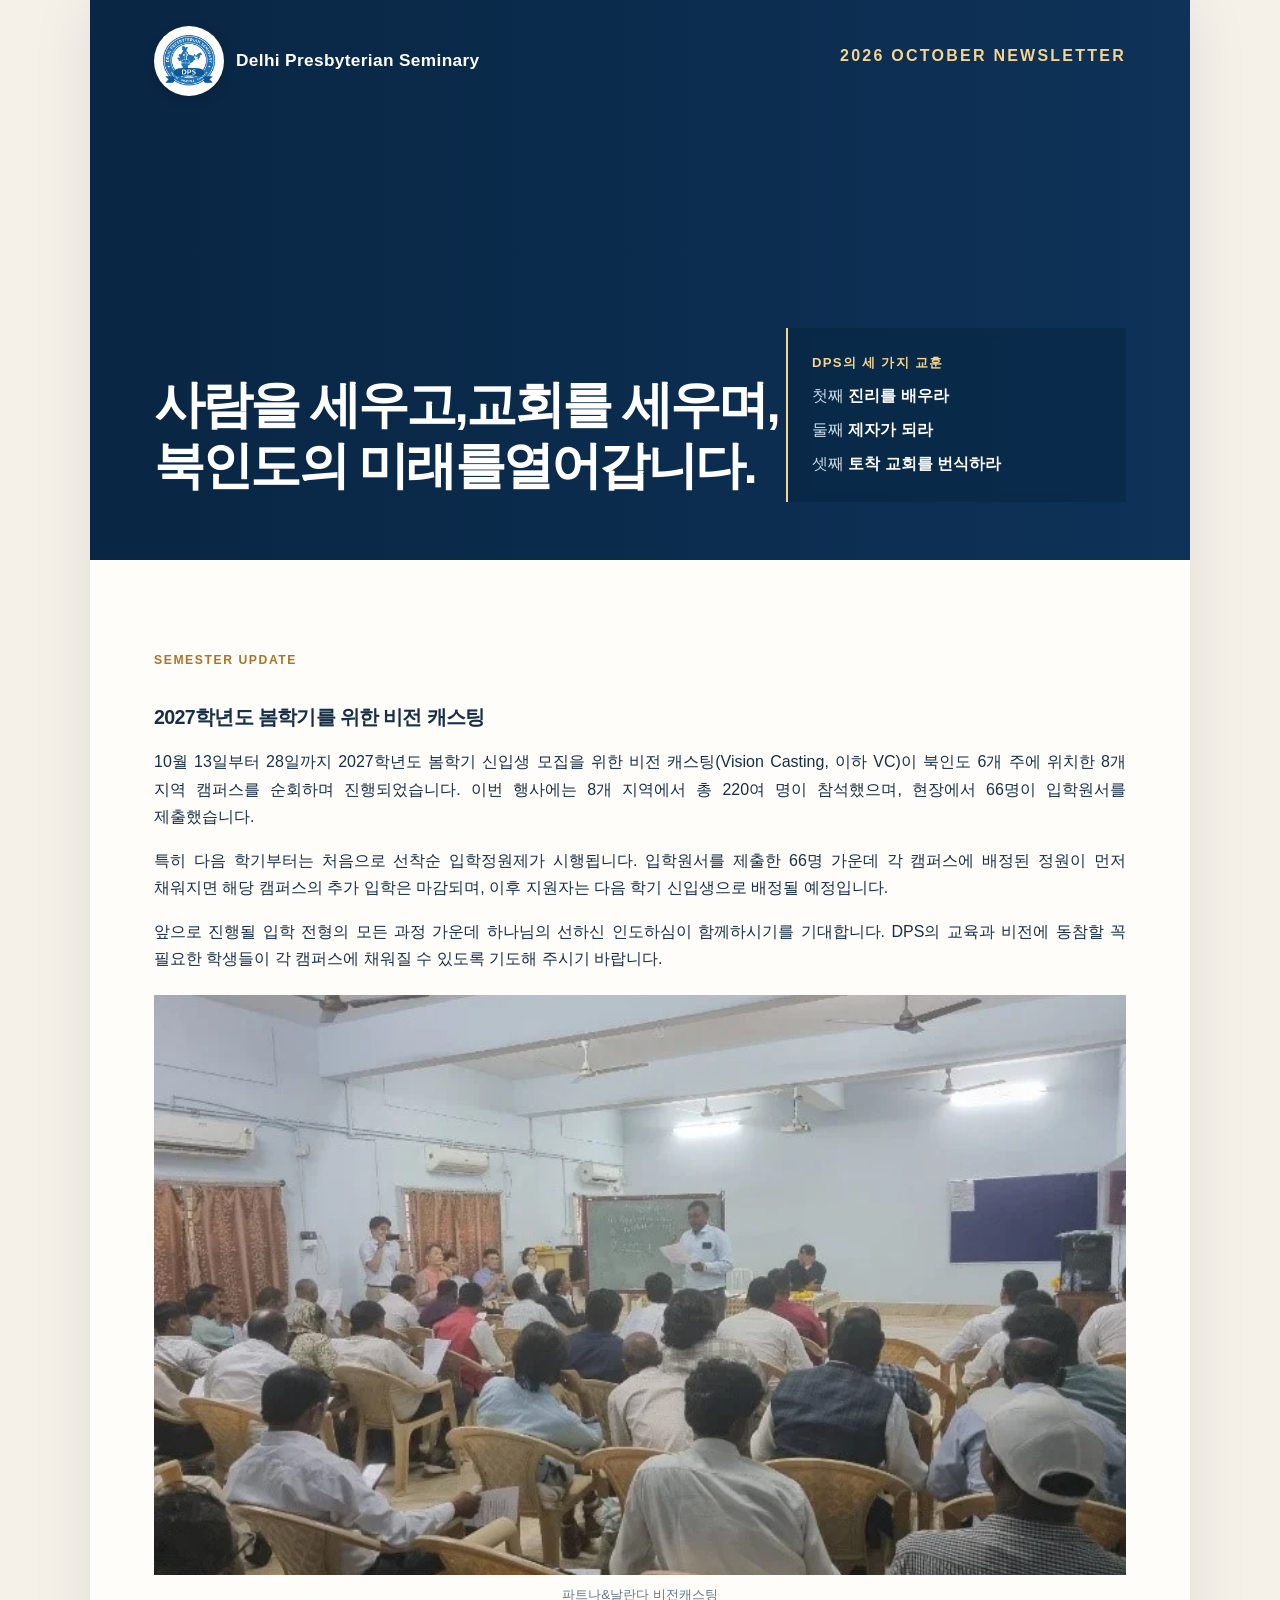
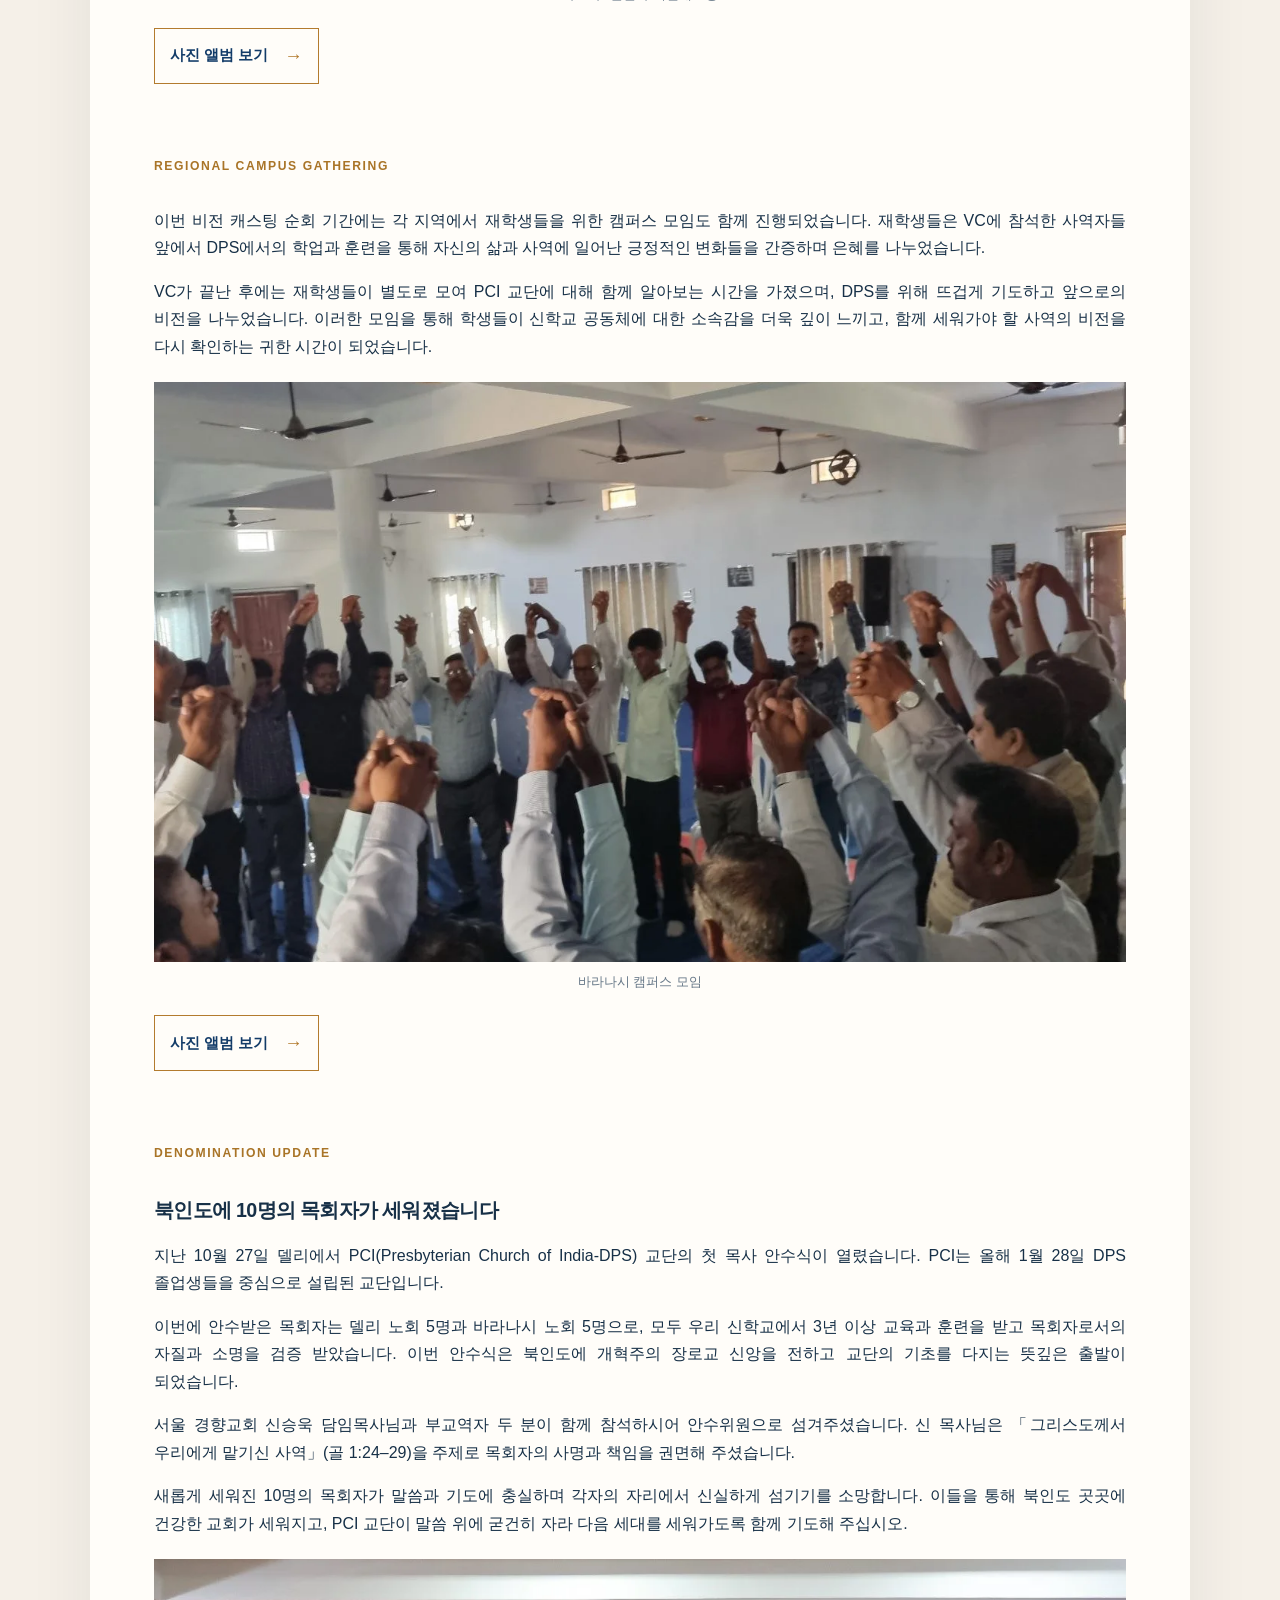
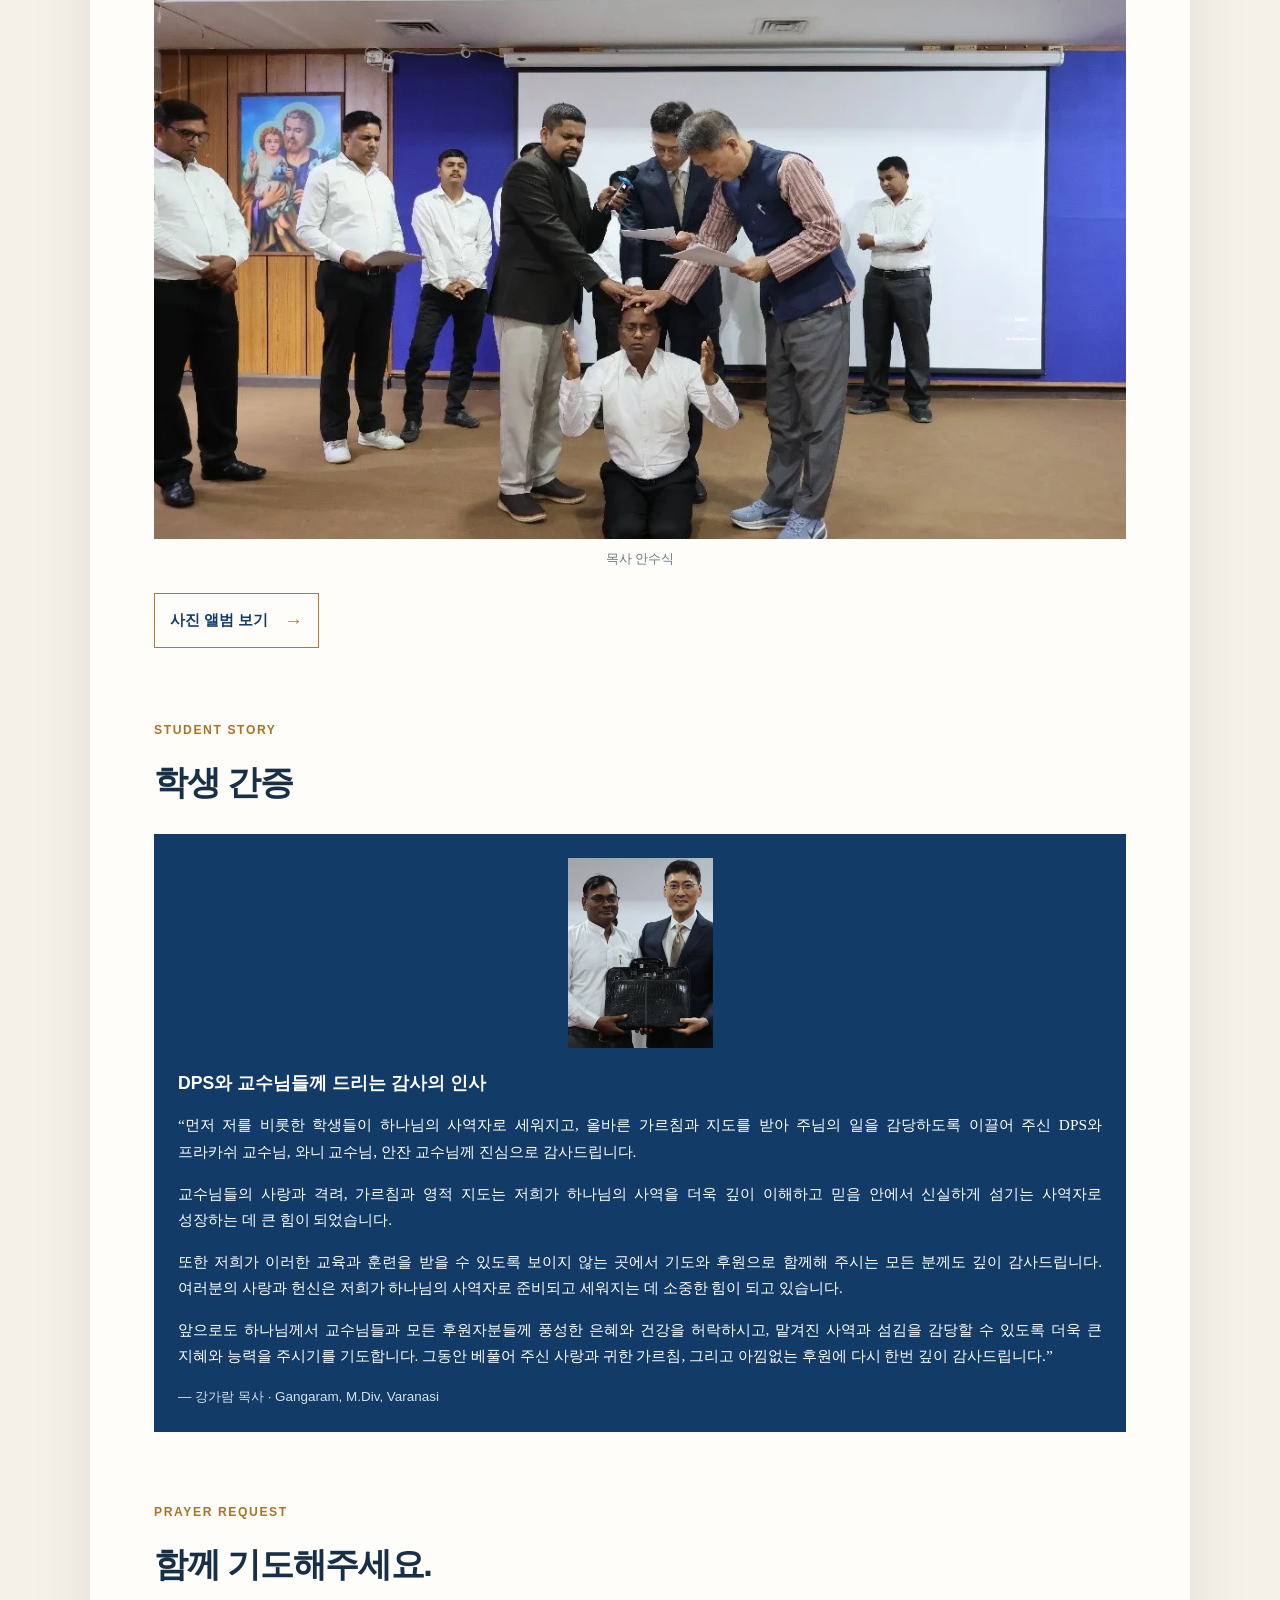
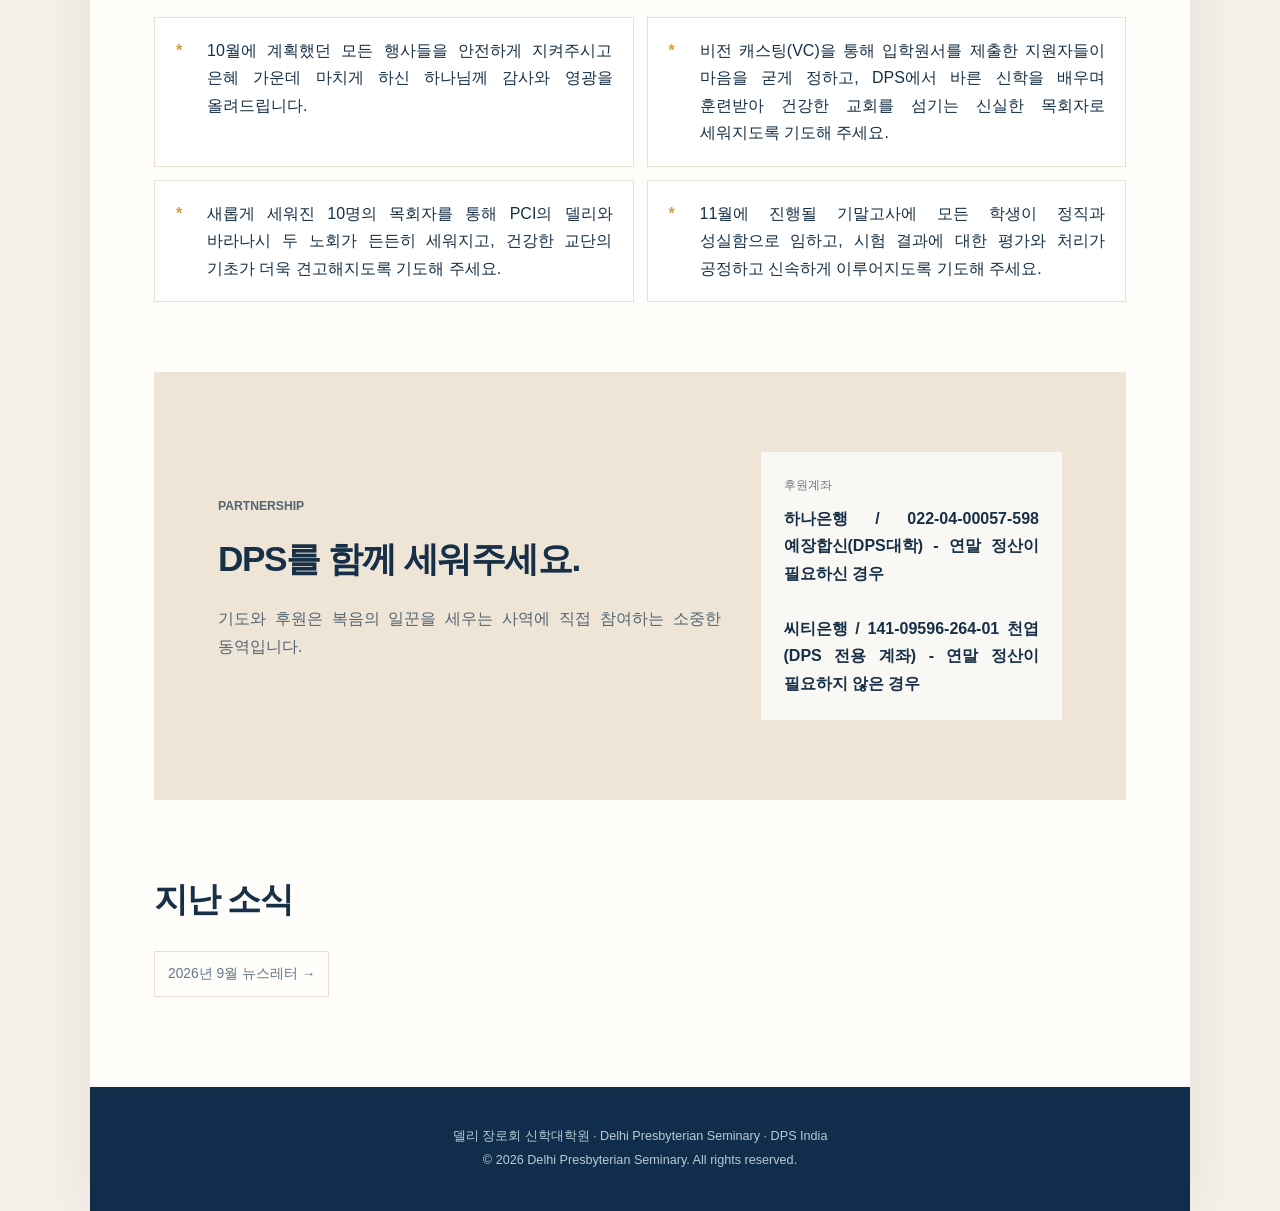
<file: index.html>
<!doctype html>
<html lang="ko">
  <head>
    <meta charset="utf-8">
    <meta name="viewport" content="width=device-width, initial-scale=1, viewport-fit=cover">
    <meta name="theme-color" content="#123b68">
    <meta name="description" content="DPS 신학교의 2026년 10월 소식과 기도제목을 전합니다.">
    <meta property="og:title" content="DPS 뉴스레터 10월호">
    <meta property="og:description" content="DPS 신학교의 2026년 10월 소식과 기도제목을 전합니다.">
    <title>DPS 뉴스레터 10월호</title>
    <link rel="stylesheet" href="css/style.css">
  </head>
  <body>
    <main id="newsletter" aria-live="polite">
      <p class="loading">뉴스레터를 불러오는 중입니다…</p>
    </main>
    <dialog id="photo-modal" aria-label="확대 사진">
      <button class="modal-close" aria-label="닫기">×</button>
      <img id="modal-image" alt="">
    </dialog>
    <script src="js/app.js"></script>
  </body>
</html>
</file>
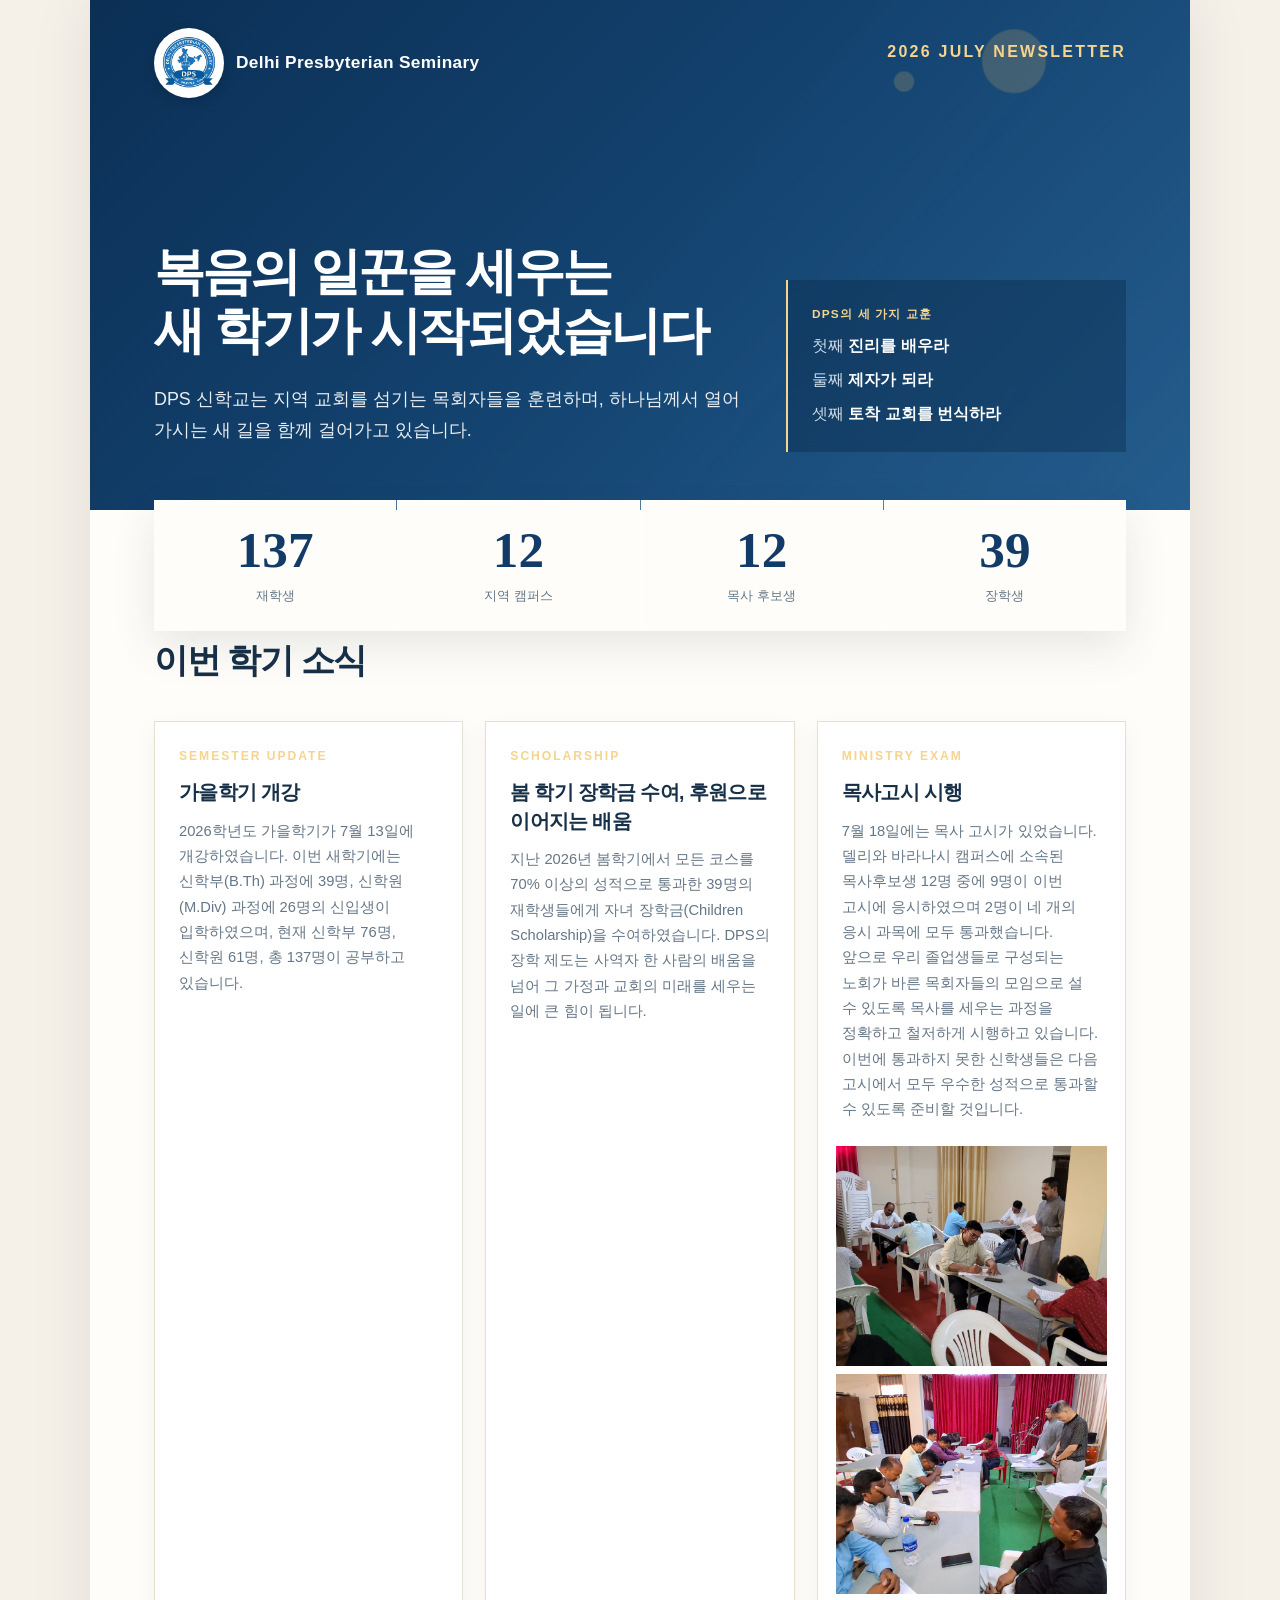
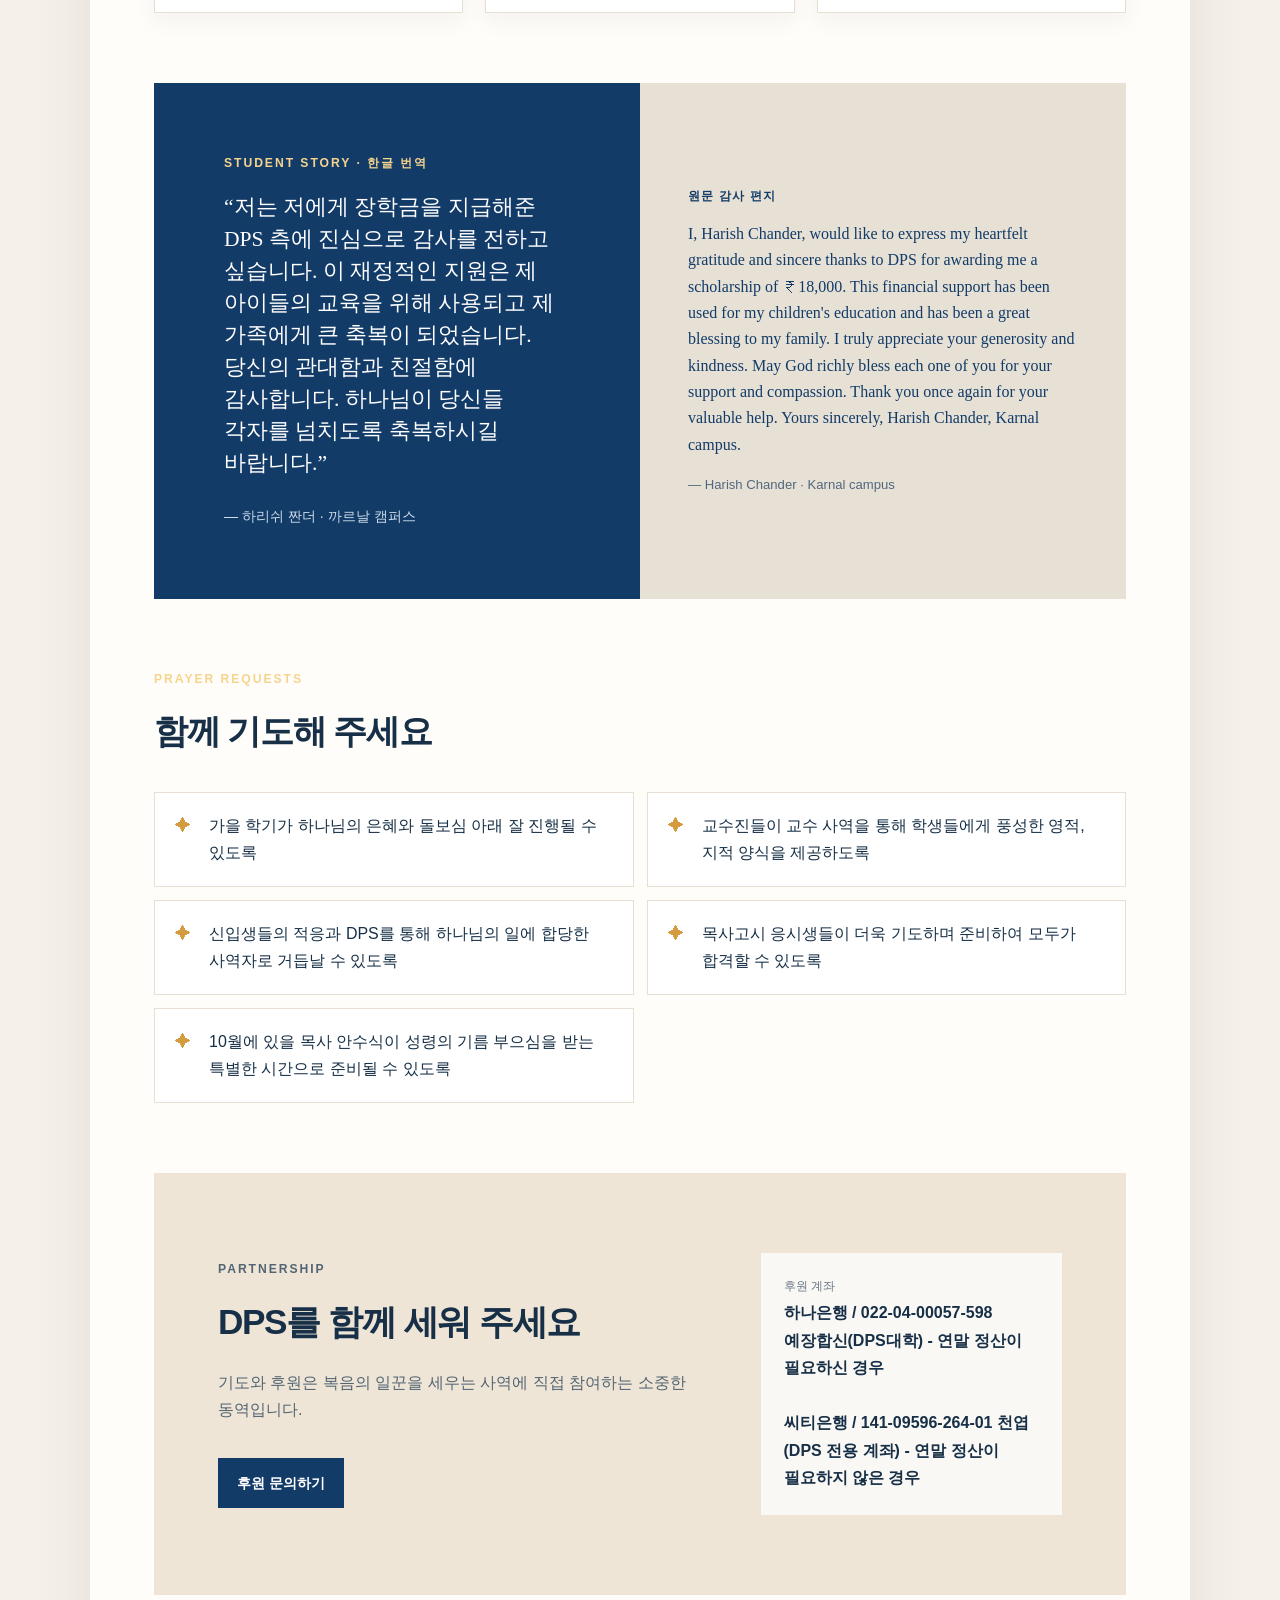
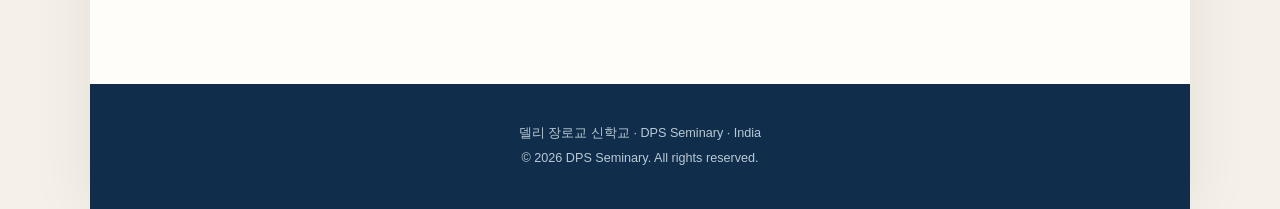
<file: archive/2026-07/index.html>
<!doctype html>
<html lang="ko">
  <head>
    <meta charset="utf-8">
    <meta name="viewport" content="width=device-width, initial-scale=1, viewport-fit=cover">
    <meta name="theme-color" content="#123b68">
    <meta name="description" content="DPS 신학교 뉴스레터">
    <title>DPS 신학교 뉴스레터</title>
    <link rel="stylesheet" href="css/style.css">
    <link rel="stylesheet" href="css/additions.css">
  </head>
  <body>
    <main id="newsletter" aria-live="polite">
      <p class="loading">뉴스레터를 불러오는 중입니다…</p>
    </main>
    <dialog id="photo-modal" aria-label="확대 사진">
      <button class="modal-close" aria-label="닫기">×</button>
      <img id="modal-image" alt="">
    </dialog>
    <script src="js/app.js"></script>
  </body>
</html>
</file>
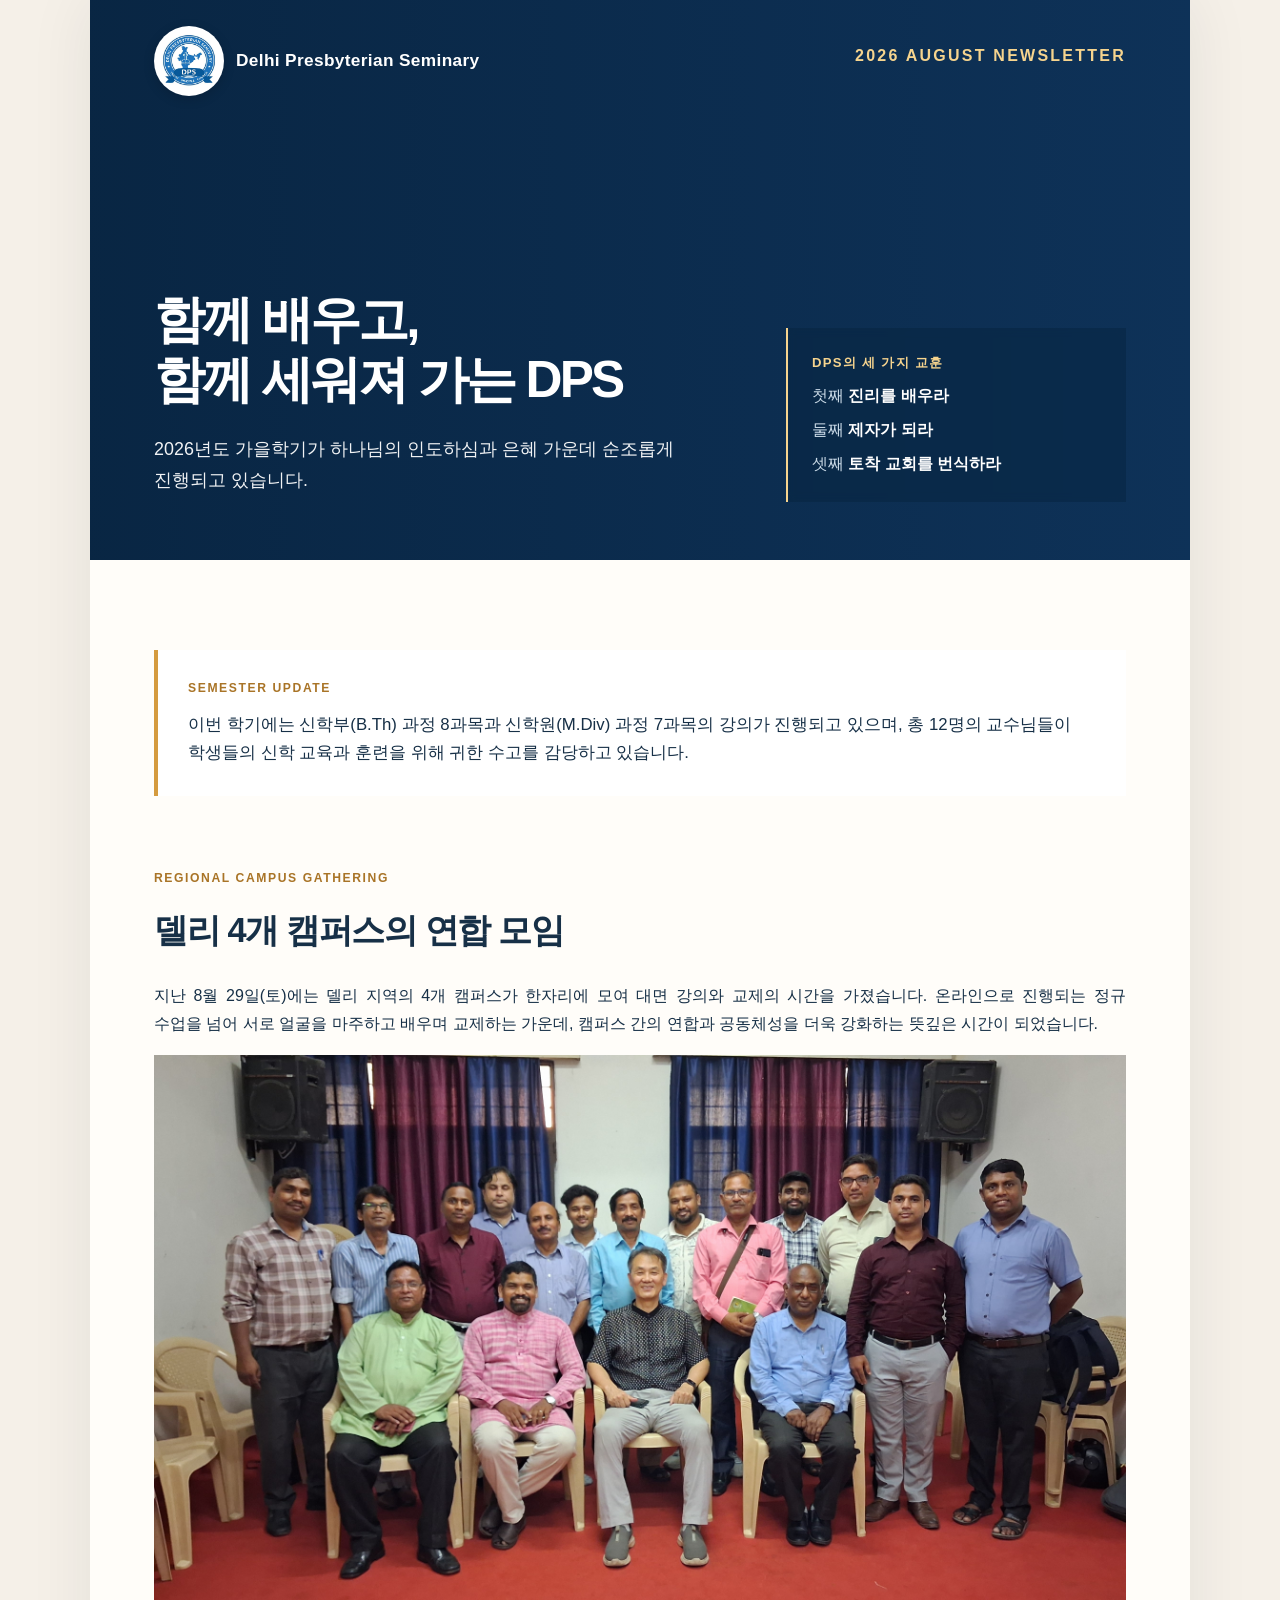
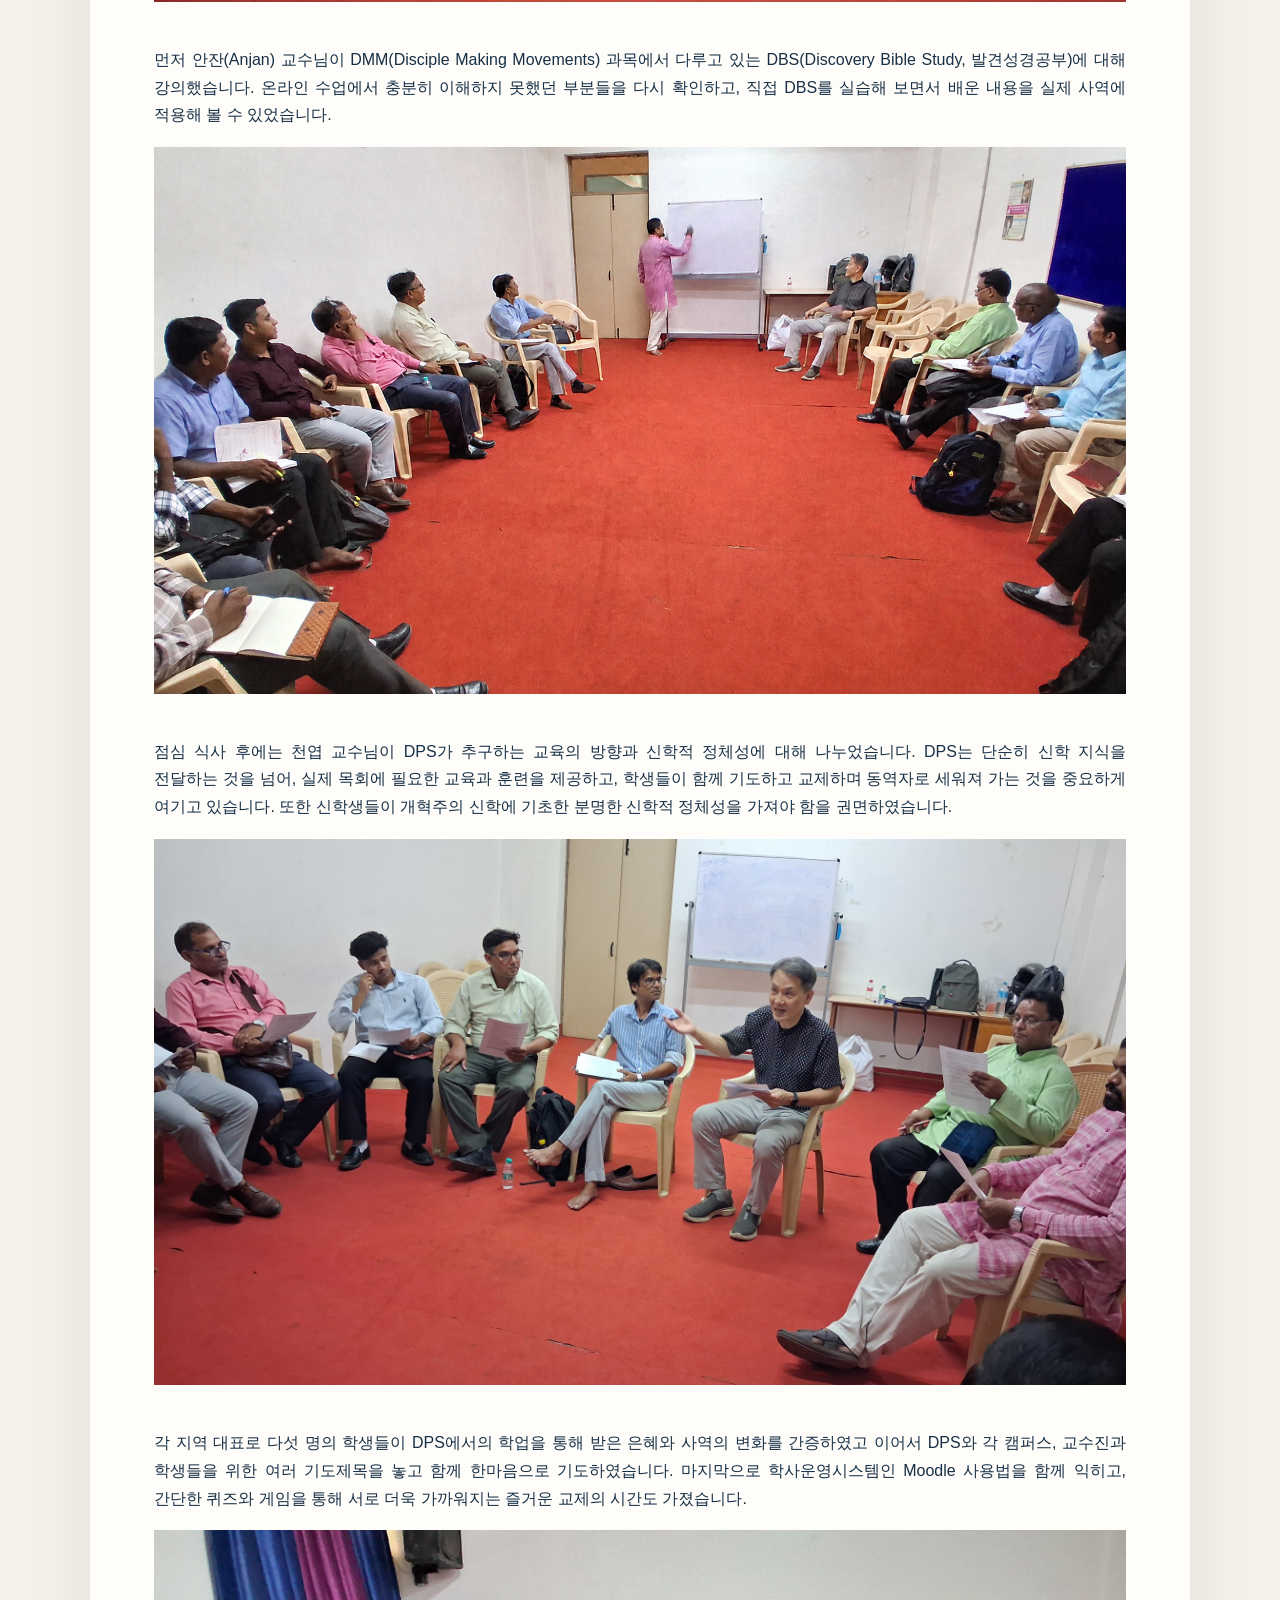
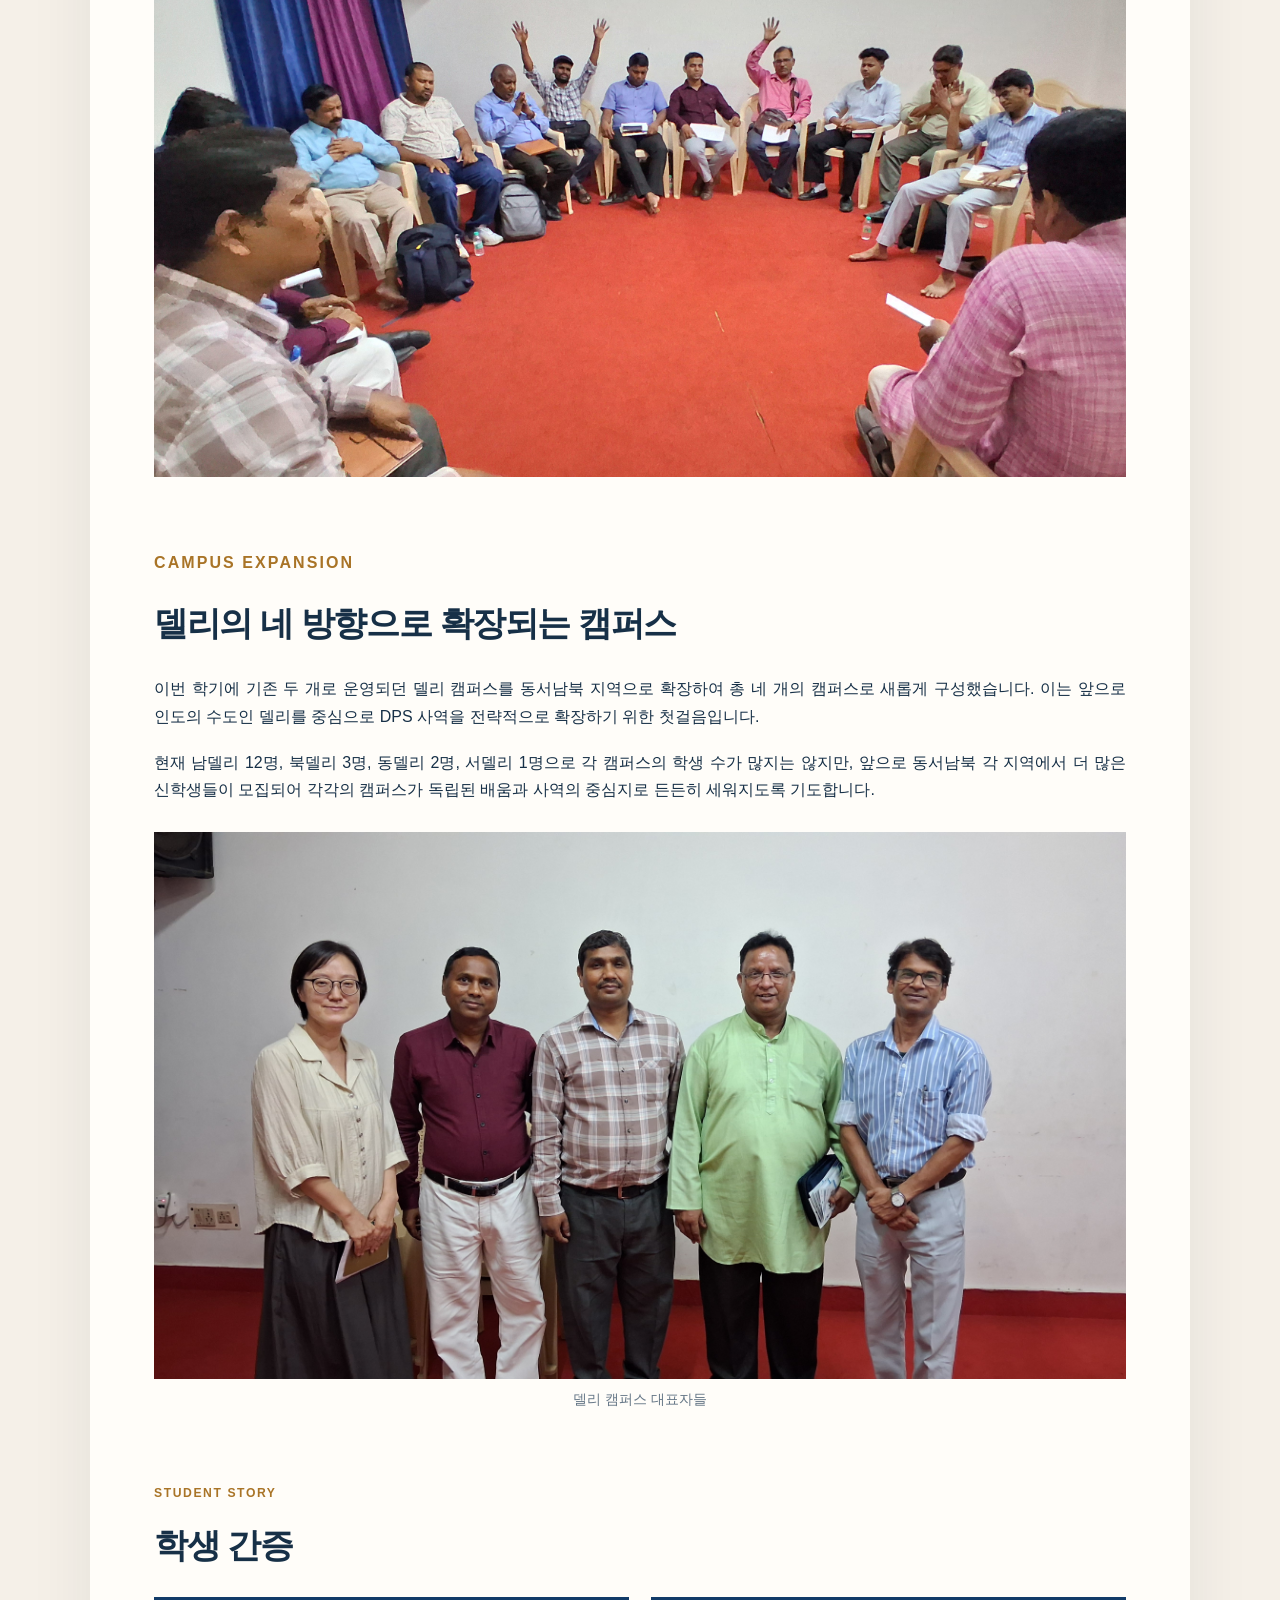
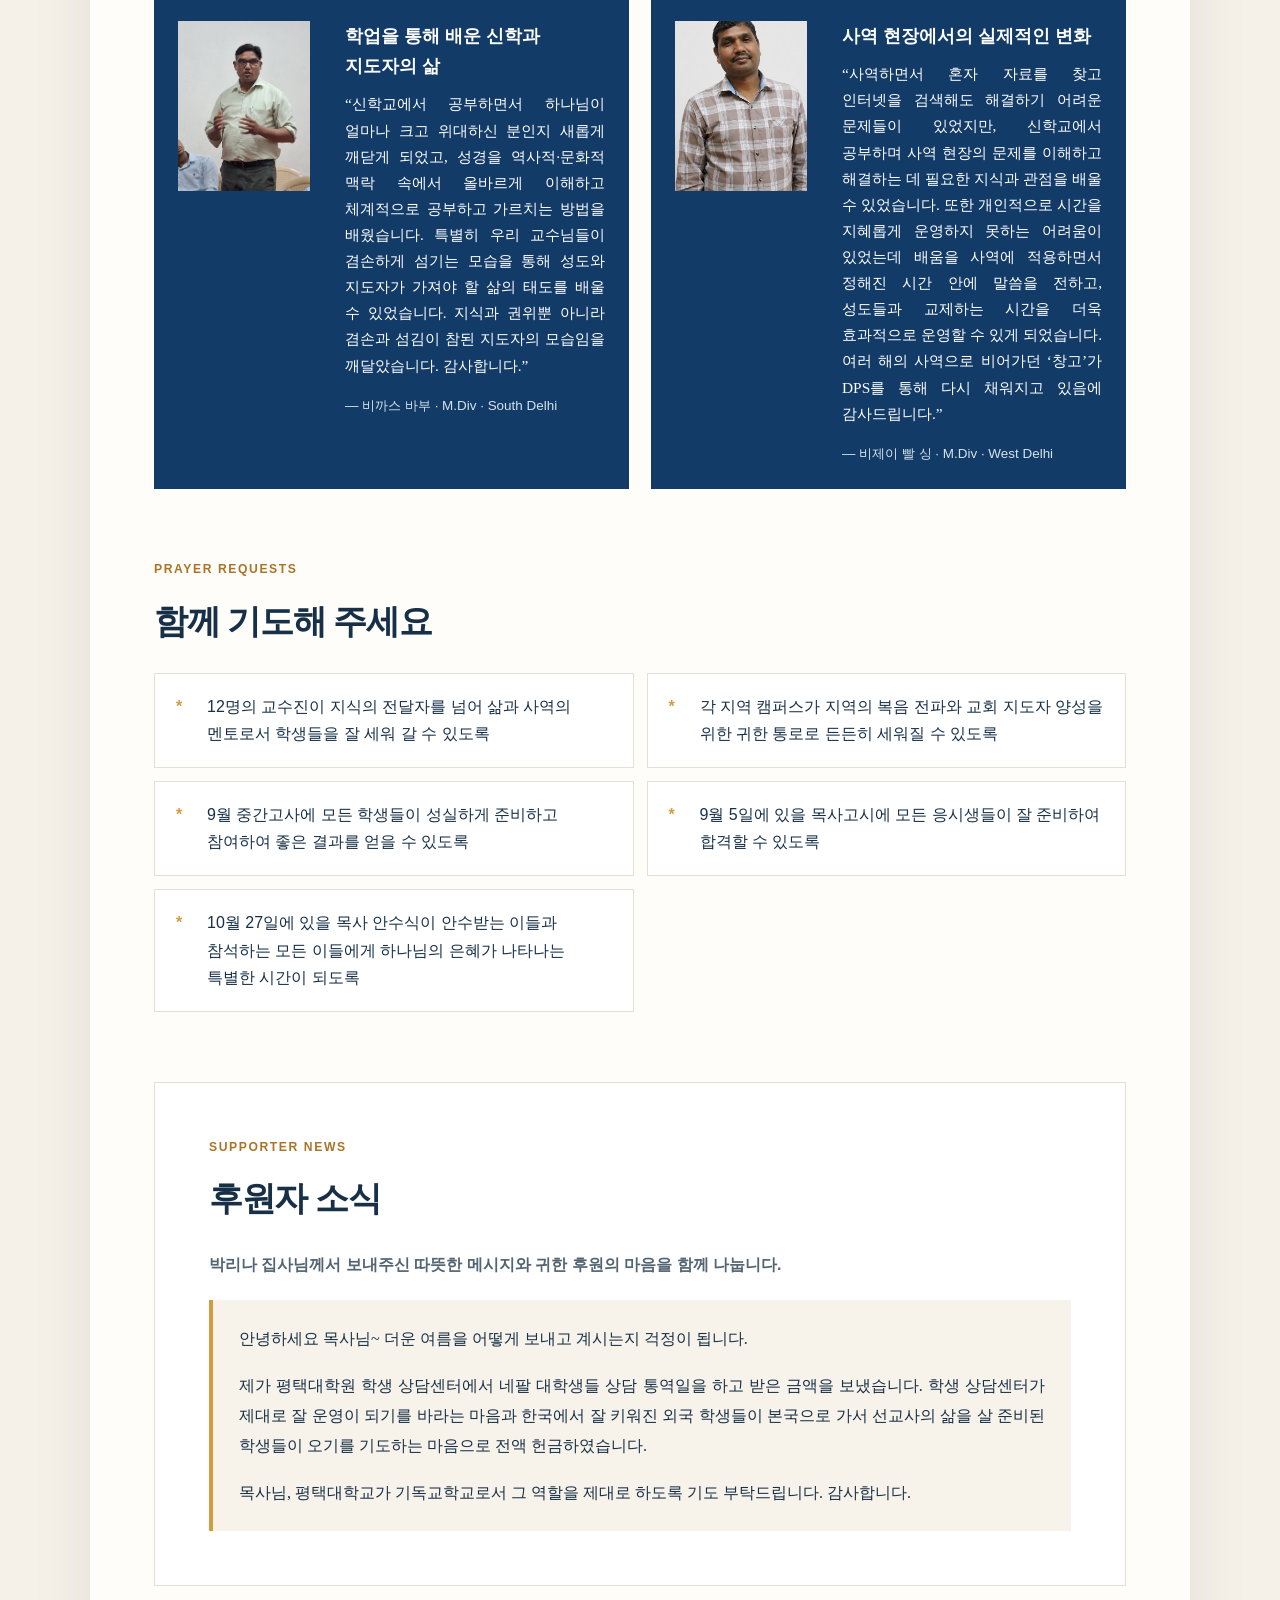
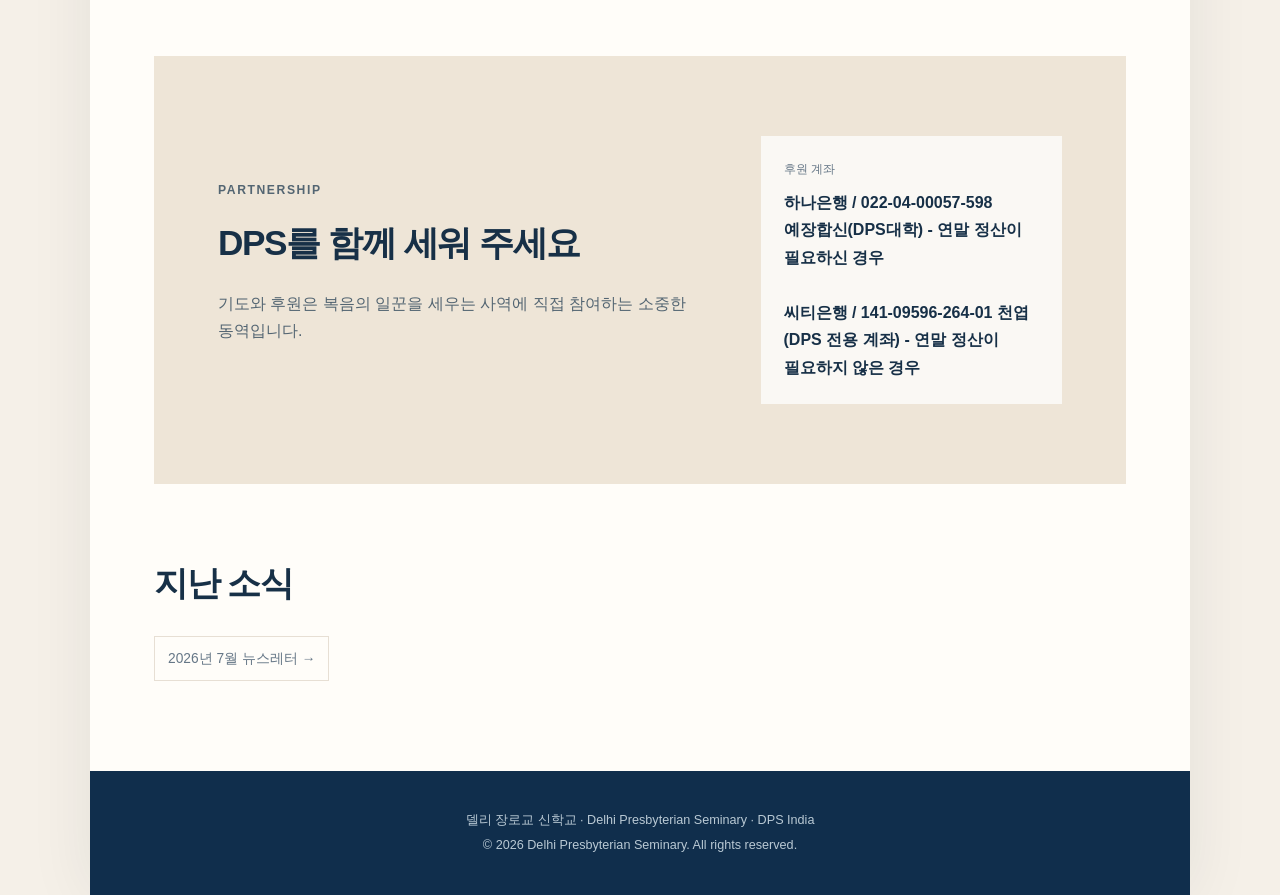
<file: archive/2026-08/index.html>
<!doctype html>
<html lang="ko">
  <head>
    <meta charset="utf-8">
    <meta name="viewport" content="width=device-width, initial-scale=1, viewport-fit=cover">
    <meta name="theme-color" content="#123b68">
    <meta name="description" content="DPS 신학교 뉴스레터">
    <title>DPS 신학교 뉴스레터</title>
    <link rel="stylesheet" href="css/style.css">
  </head>
  <body>
    <main id="newsletter" aria-live="polite">
      <p class="loading">뉴스레터를 불러오는 중입니다…</p>
    </main>
    <dialog id="photo-modal" aria-label="확대 사진">
      <button class="modal-close" aria-label="닫기">×</button>
      <img id="modal-image" alt="">
    </dialog>
    <script src="js/app.js"></script>
  </body>
</html>
</file>
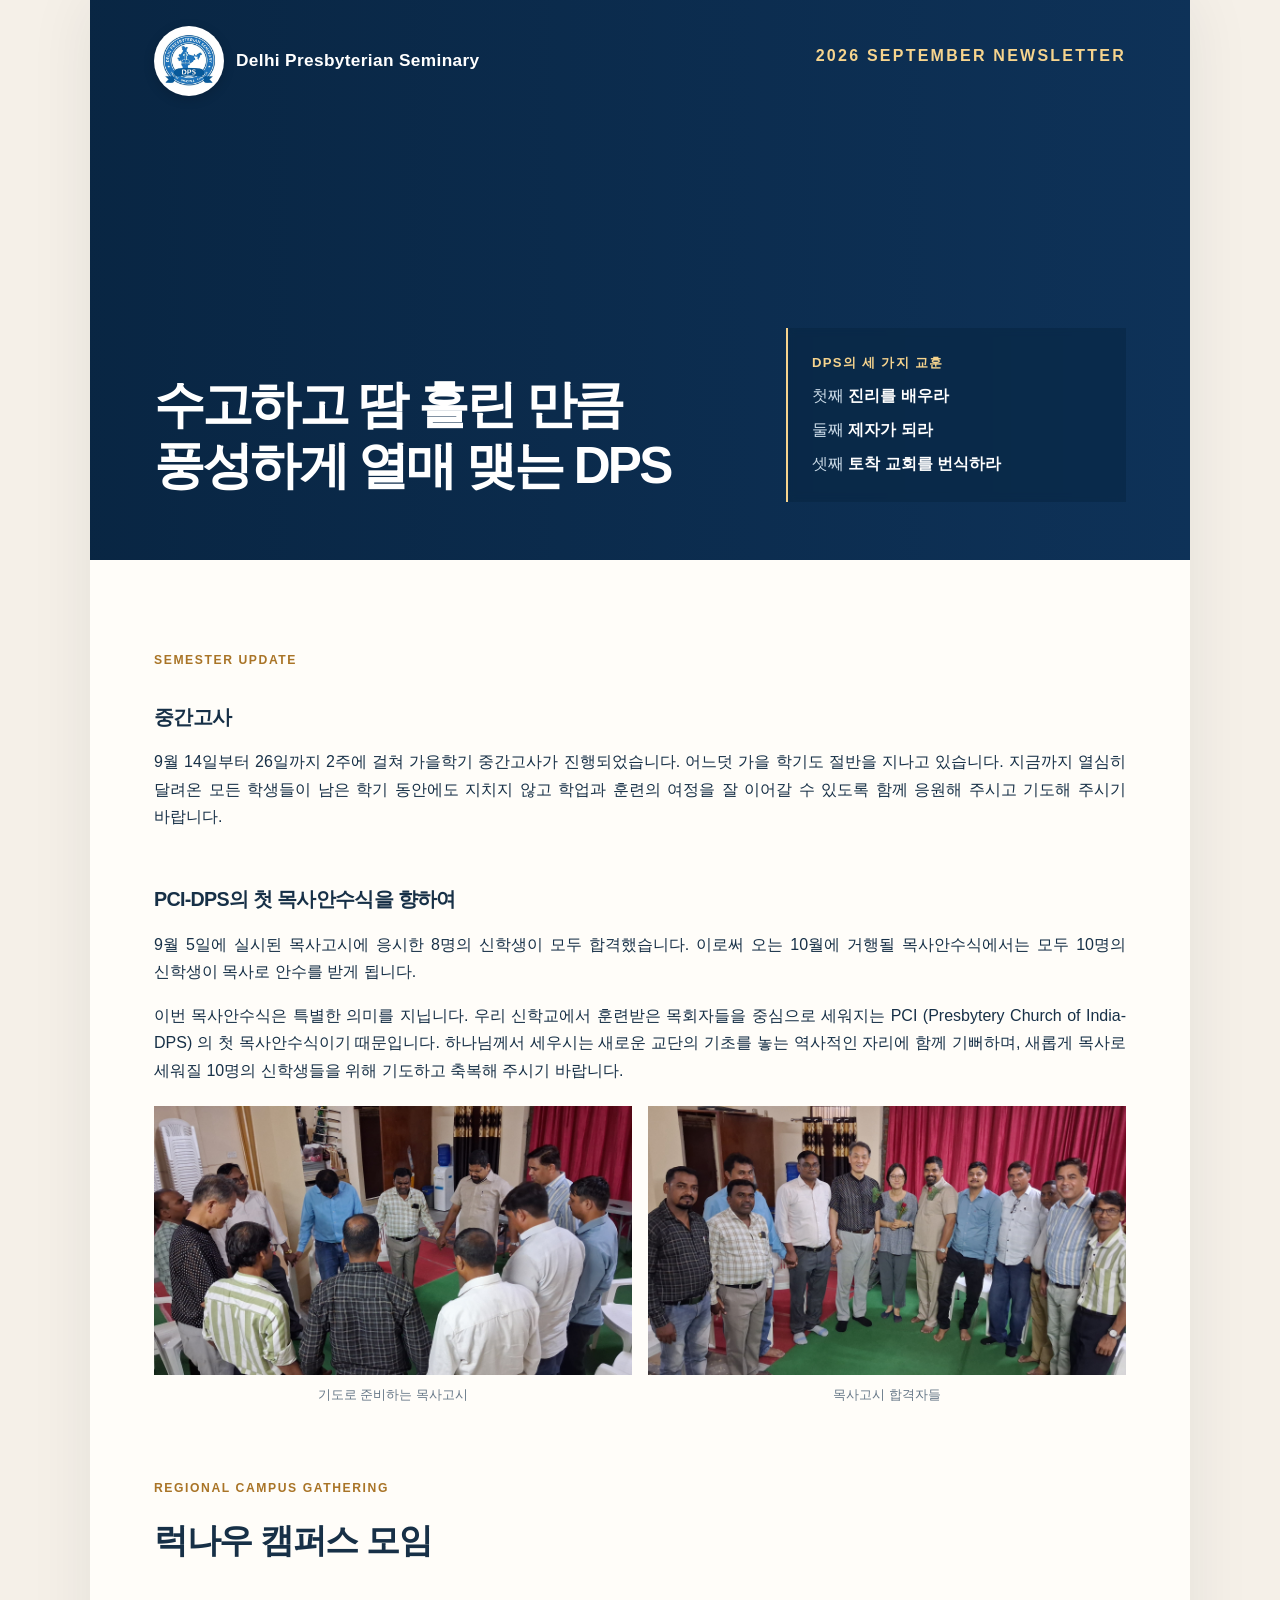
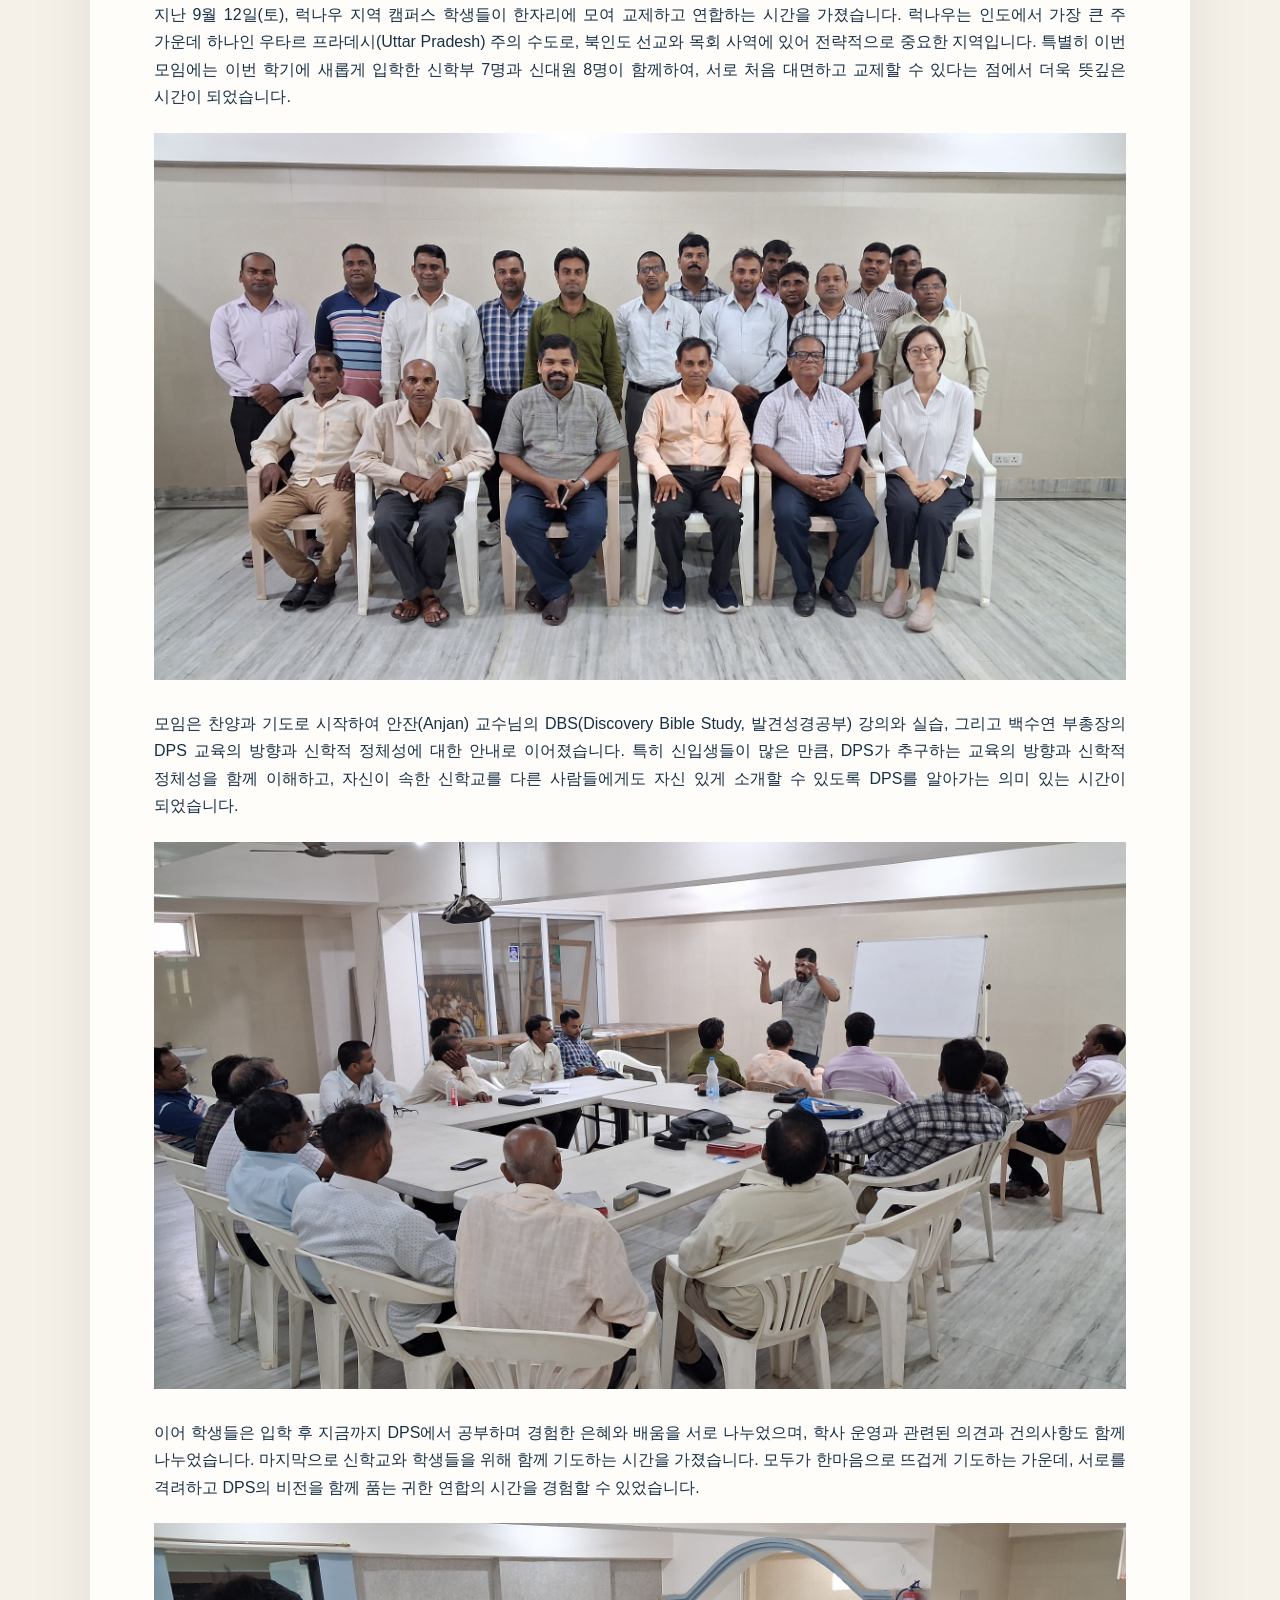
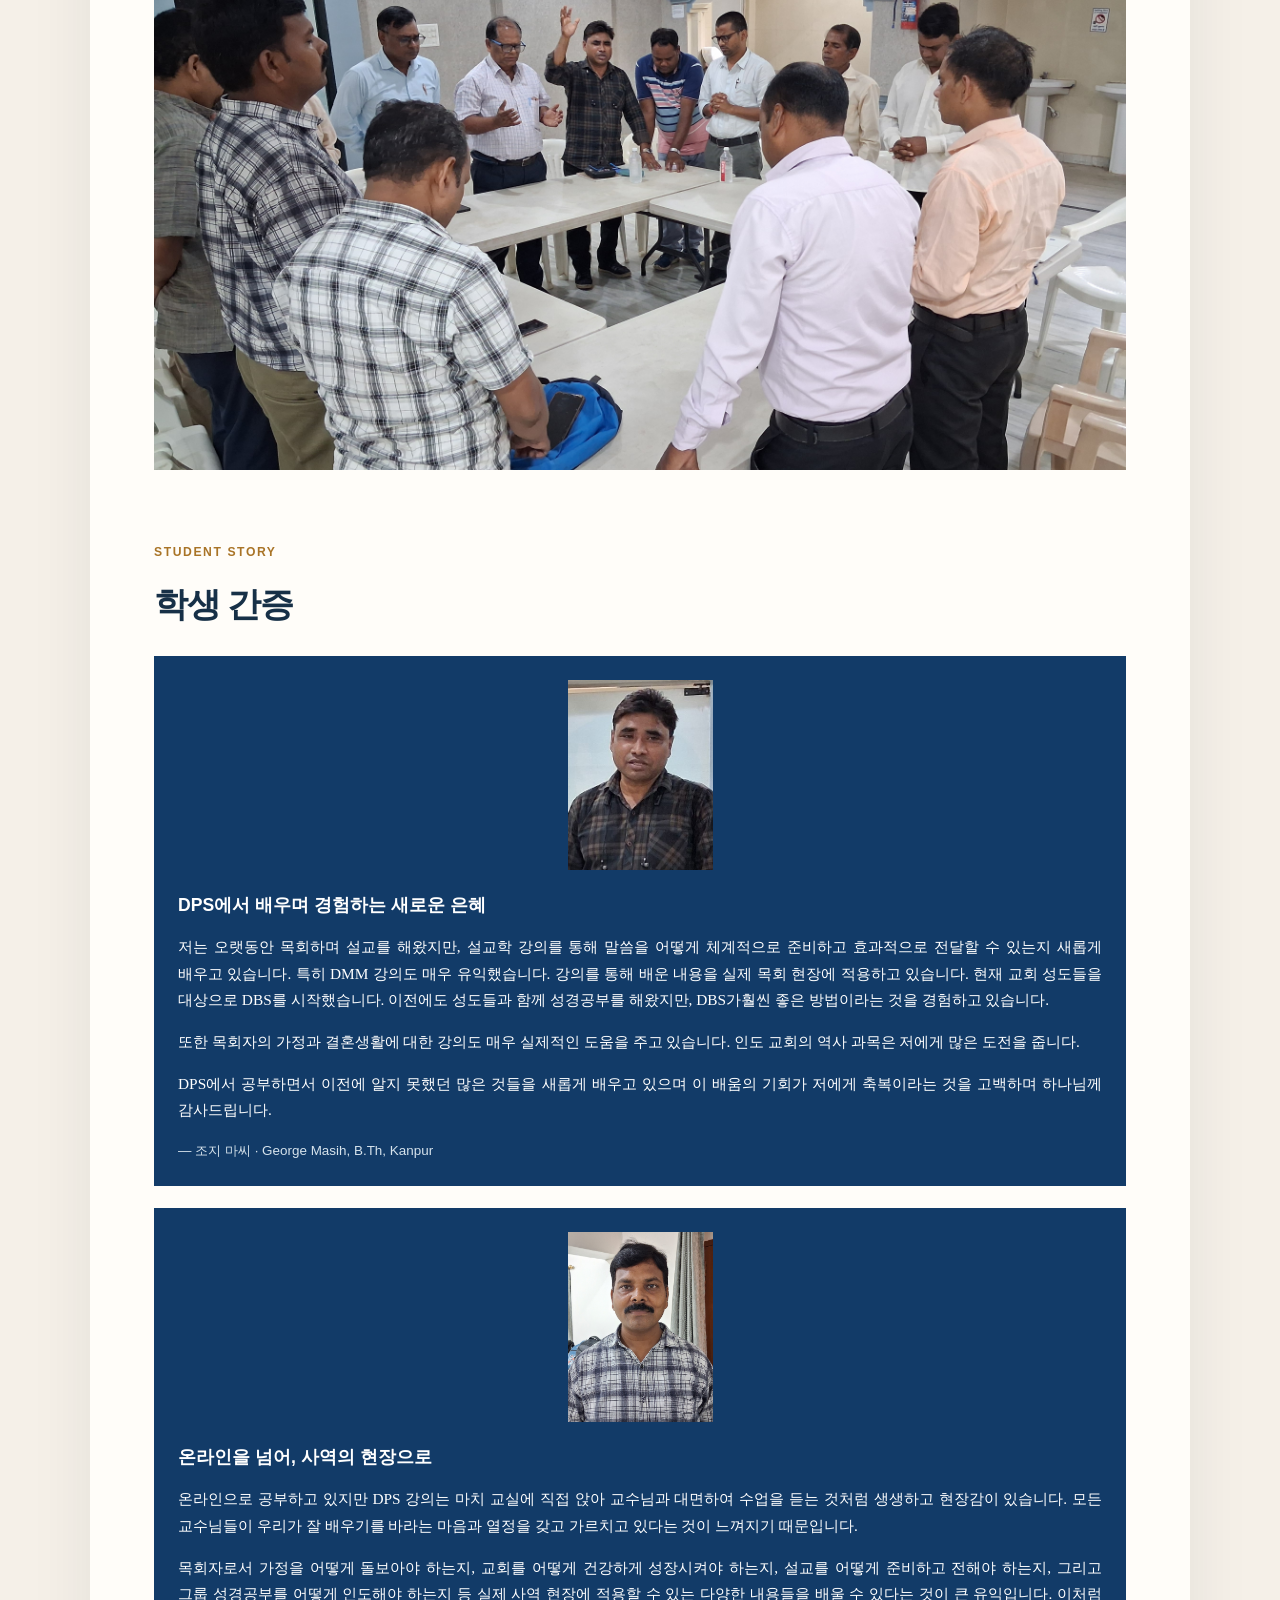
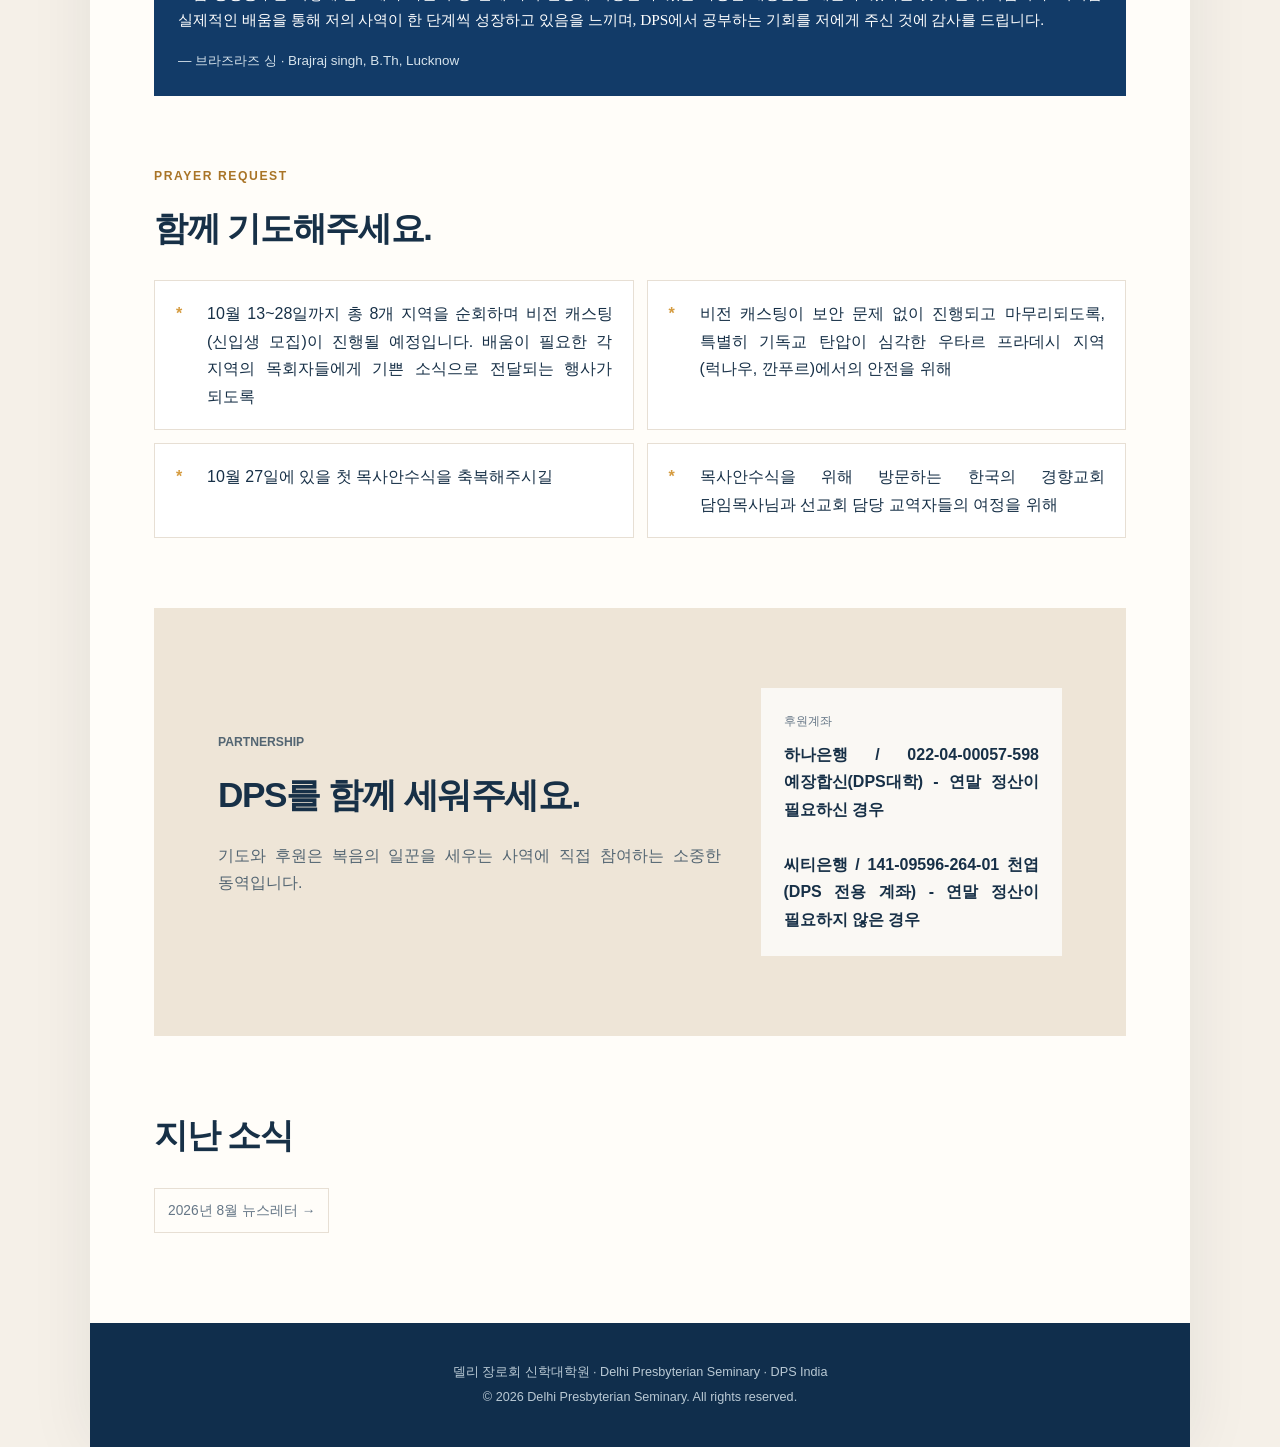
<file: archive/2026-09/index.html>
<!doctype html>
<html lang="ko">
  <head>
    <meta charset="utf-8">
    <meta name="viewport" content="width=device-width, initial-scale=1, viewport-fit=cover">
    <meta name="theme-color" content="#123b68">
    <meta name="description" content="DPS 신학교의 2026년 9월 소식과 기도제목을 전합니다.">
    <meta property="og:title" content="DPS 뉴스레터 9월호">
    <meta property="og:description" content="DPS 신학교의 2026년 9월 소식과 기도제목을 전합니다.">
    <title>DPS 뉴스레터 9월호</title>
    <link rel="stylesheet" href="css/style.css">
  </head>
  <body>
    <main id="newsletter" aria-live="polite">
      <p class="loading">뉴스레터를 불러오는 중입니다…</p>
    </main>
    <dialog id="photo-modal" aria-label="확대 사진">
      <button class="modal-close" aria-label="닫기">×</button>
      <img id="modal-image" alt="">
    </dialog>
    <script src="js/app.js"></script>
  </body>
</html>
</file>
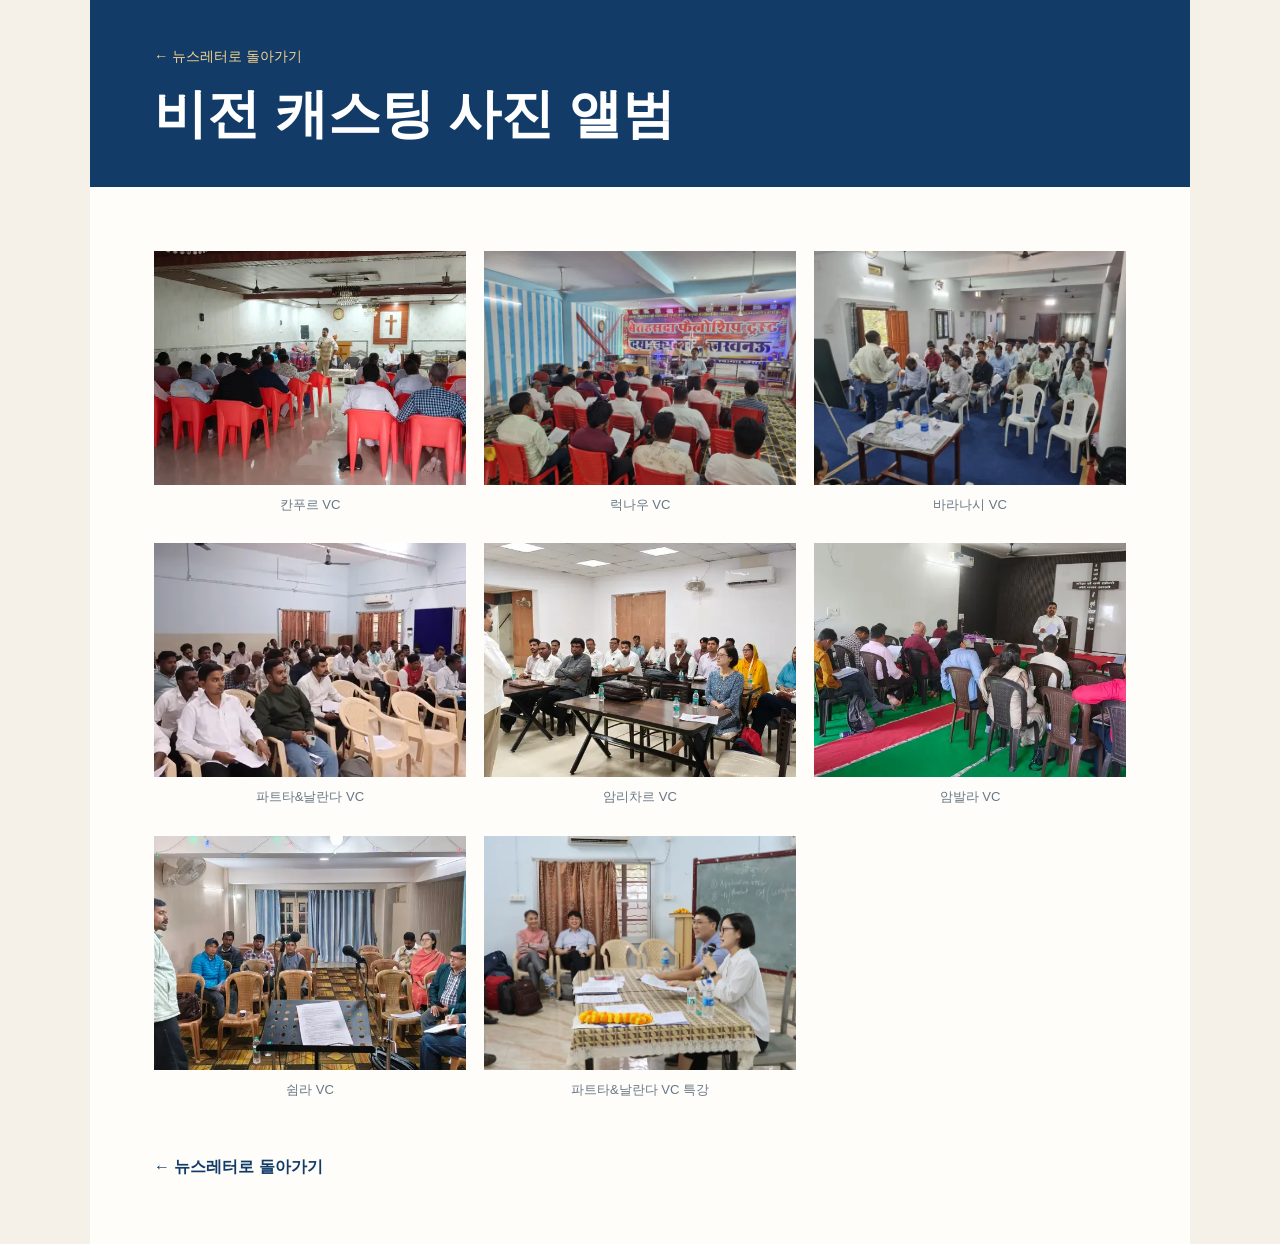
<file: album.html>
<!doctype html>
<html lang="ko">
  <head>
    <meta charset="utf-8">
    <meta name="viewport" content="width=device-width, initial-scale=1, viewport-fit=cover">
    <meta name="theme-color" content="#123b68">
    <title>DPS 사진 앨범</title>
    <link rel="stylesheet" href="css/style.css">
  </head>
  <body class="album-page">
    <header class="album-header"><a href="index.html">← 뉴스레터로 돌아가기</a><h1 id="album-title">DPS 사진 앨범</h1></header>
    <main class="album-content"><div id="album-grid" class="album-grid"></div><a class="album-back" href="index.html">← 뉴스레터로 돌아가기</a></main>
    <dialog id="photo-modal" class="photo-modal" aria-label="확대 사진"><button type="button" aria-label="닫기">×</button><img id="modal-image" alt=""></dialog>
    <script src="js/albums.js"></script>
    <script src="js/album-page.js"></script>
  </body>
</html>
</file>
<file: css/style.css>
:root{--navy:#123b68;--ink:#173047;--muted:#667787;--cream:#f5f0e8;--paper:#fffdf9;--gold:#d59b3f;--line:#e7dfd4;--shadow:0 16px 40px rgba(27,54,75,.11)}
*{box-sizing:border-box} html{background:var(--cream);scroll-behavior:smooth} body{margin:0;color:var(--ink);font-family:"Noto Sans KR","Apple SD Gothic Neo",Arial,sans-serif;line-height:1.72;word-break:keep-all}.loading{margin:10rem auto;text-align:center;color:var(--muted)}.shell{max-width:1100px;margin:auto;overflow:hidden;background:var(--paper);box-shadow:0 0 60px rgba(31,43,54,.08)}
.hero{min-height:560px;padding:clamp(28px,5vw,70px);position:relative;display:flex;align-items:flex-end;isolation:isolate;overflow:hidden;background:#123b68;color:white;background-position:center;background-size:cover}.hero:before{content:"";position:absolute;inset:0;z-index:-1;background:linear-gradient(90deg,rgba(8,36,64,.92),rgba(8,36,64,.4))}.brand{position:absolute;top:26px;left:clamp(28px,5vw,70px);display:flex;align-items:center;gap:12px;font-size:1.08rem;font-weight:700;letter-spacing:.02em}.brand-logo{width:70px;height:70px;padding:3px;object-fit:contain;border-radius:50%;background:#fff;box-shadow:0 3px 12px rgba(0,0,0,.16)}.hero-edition{position:absolute;top:42px;right:clamp(28px,5vw,70px);margin:0;color:#f6d48e;font-size:1rem;font-weight:800;letter-spacing:.14em;text-align:right}.hero-copy{max-width:670px}.hero h1{margin:0;font-size:clamp(2rem,4vw,3.6rem);line-height:1.18;letter-spacing:-.055em}.hero-summary{max-width:590px;margin:24px 0 0;font-size:clamp(.98rem,1.8vw,1.12rem);opacity:.94}.core-lessons{position:absolute;right:clamp(28px,5vw,70px);bottom:clamp(28px,5vw,58px);width:min(340px,35vw);padding:24px;border-left:2px solid #f6d48e;background:rgba(8,36,64,.48);backdrop-filter:blur(4px)}.core-lessons p{margin:0 0 9px;color:#f6d48e;font-size:.82rem;font-weight:800;letter-spacing:.1em}.core-lessons ol{display:grid;gap:7px;margin:0;padding:0;list-style:none;font-size:.98rem}.core-lessons li span{color:#cbdbe8}.core-lessons strong{color:#fff}
.content{padding:clamp(46px,7vw,92px) clamp(20px,5vw,70px)}.section-heading{margin:0 0 22px;font-size:clamp(1.5rem,3vw,2.15rem);letter-spacing:-.04em}.eyebrow{margin:0 0 12px;color:#a97427;font-size:.76rem;font-weight:800;letter-spacing:.13em}.semester{padding:28px 30px;border-left:4px solid var(--gold);background:#fff}.semester p:last-child{margin:0;font-size:1.05rem}.regional,.campus,.student-stories{margin-top:72px}.regional-block{margin:0 0 44px}.regional-block p,.campus>p{margin:0 0 18px;font-size:1rem}.regional-image,.campus-image{display:block;width:100%;max-height:580px;object-fit:cover}.campus figure{margin:28px 0 0}.campus figcaption{margin-top:9px;color:var(--muted);font-size:.85rem;text-align:center}.student-grid{display:grid;grid-template-columns:1fr 1fr;gap:22px}.student-card{display:grid;grid-template-columns:145px 1fr;gap:22px;padding:24px;background:#123b68;color:#fff}.student-photo{width:145px;height:190px;object-fit:cover}.student-card h3{margin:0 0 10px;font-size:1.1rem}.student-card blockquote{margin:0;font-family:Georgia,"Noto Serif KR",serif;font-size:.96rem;line-height:1.7}.student-card cite{display:block;margin-top:15px;color:#d6e3ec;font-size:.84rem;font-style:normal}
.feature{display:grid;grid-template-columns:1fr 1fr;margin-top:70px;background:var(--navy);color:#fff}.feature-copy{padding:clamp(32px,6vw,70px)}.feature-copy .eyebrow{color:#f6d48e}.feature blockquote{margin:18px 0 22px;font-family:Georgia,"Noto Serif KR",serif;font-size:clamp(1.05rem,1.8vw,1.35rem);line-height:1.62}.feature cite{color:#cbdbe8;font-size:.88rem;font-style:normal}.feature-letter{display:flex;gap:20px;align-items:center;padding:clamp(26px,4vw,48px);background:#e7e0d5;color:var(--navy)}.student-photo{width:132px;height:170px;object-fit:cover;flex:0 0 auto}.feature-letter p{margin:0 0 10px;font-size:.75rem;font-weight:800;letter-spacing:.08em}.feature-letter blockquote{margin:0;font-size:.96rem;line-height:1.58}.feature-letter cite{display:block;margin-top:12px;color:#50677e}
.prayer{margin-top:70px}.prayer-list{display:grid;grid-template-columns:repeat(2,1fr);gap:13px;padding:0;list-style:none}.prayer-list li{padding:19px 20px 19px 52px;position:relative;border:1px solid var(--line);background:#fff}.prayer-list li:before{content:"*";position:absolute;left:21px;color:var(--gold);font-weight:bold}.support{display:grid;grid-template-columns:1.25fr .75fr;gap:40px;align-items:center;margin-top:70px;padding:clamp(32px,6vw,64px);background:#eee5d7}.support h2{margin:0 0 14px;font-size:clamp(1.55rem,3vw,2.2rem);letter-spacing:-.04em}.support p{color:#536572}.details{padding:23px;background:rgba(255,255,255,.72)}.details dt{color:var(--muted);font-size:.78rem}.details dd{margin:8px 0 0;font-weight:700}.archive{padding-top:70px}.archive-list{display:flex;flex-wrap:wrap;gap:10px}.archive-list a{padding:10px 13px;border:1px solid var(--line);color:var(--muted);text-decoration:none;font-size:.86rem}footer{padding:36px 20px;color:#b9c9d4;background:#102e4c;text-align:center;font-size:.79rem}footer p{margin:3px}
@media(max-width:720px){.hero{min-height:610px;align-items:center;padding-top:140px;padding-bottom:175px}.brand-logo{width:58px;height:58px}.hero-edition{top:42px;right:20px;max-width:45%;font-size:.75rem;letter-spacing:.07em}.hero h1{font-size:2rem}.core-lessons{right:20px;bottom:24px;left:20px;width:auto;padding:16px 18px}.core-lessons ol{font-size:.87rem}.student-grid,.feature,.support{grid-template-columns:1fr}.student-card{grid-template-columns:110px 1fr;gap:16px}.student-photo{width:110px;height:150px}.prayer-list{grid-template-columns:1fr}.support{gap:18px}.content{padding-top:55px}}

/* Reusable article sections */
.article-section{margin-top:72px}.article-section:first-child{margin-top:0}.article-block{margin-top:30px}.article-subheading{margin:0 0 14px;font-size:1.23rem;letter-spacing:-.035em}.article-block p,.student-card blockquote p{margin:0 0 16px;text-align:justify;text-justify:inter-word}.article-block p:last-of-type{margin-bottom:0}.image-gallery{display:grid;gap:16px;margin-top:22px}.image-gallery.gallery-2{grid-template-columns:repeat(2,minmax(0,1fr))}.image-gallery figure{margin:0}.article-image{display:block;width:100%;max-height:580px;object-fit:cover}.image-gallery.gallery-2 .article-image{height:auto}.image-gallery figcaption{margin-top:8px;color:var(--muted);font-size:.84rem;text-align:center}.student-card blockquote p{font-family:Georgia,"Noto Serif KR",serif}.student-card blockquote p:last-child{margin-bottom:0}.student-card cite{margin-top:16px}.support p,.details dd,.prayer-list li{text-align:justify}
.album-link{display:inline-flex;gap:16px;align-items:center;margin-top:22px;padding:11px 15px;border:1px solid #b37b2e;color:var(--navy);font-size:.92rem;font-weight:800;text-decoration:none}.album-link span{color:#b37b2e;font-size:1.15rem}.album-page{min-height:100vh;background:var(--cream)}.album-header{max-width:1100px;margin:0 auto;padding:42px clamp(20px,5vw,70px);background:var(--navy);color:#fff}.album-header a{color:#f6d48e;font-size:.9rem;text-decoration:none}.album-header h1{margin:12px 0 0;font-size:clamp(2rem,5vw,3.3rem);line-height:1.2}.album-content{max-width:1100px;margin:0 auto;padding:clamp(28px,5vw,70px);background:var(--paper)}.album-grid{display:grid;grid-template-columns:repeat(3,minmax(0,1fr));gap:18px}.album-item{margin:0;cursor:zoom-in}.album-item img{display:block;width:100%;aspect-ratio:4/3;object-fit:cover;background:#e6e0d7}.album-item figcaption{padding:9px 2px;color:var(--muted);font-size:.82rem;text-align:center}.album-back{display:inline-block;margin-top:42px;color:var(--navy);font-weight:800;text-decoration:none}.photo-modal{width:min(94vw,1200px);max-height:94vh;padding:0;border:0;background:transparent}.photo-modal::backdrop{background:rgba(0,0,0,.82)}.photo-modal img{display:block;max-width:100%;max-height:90vh;margin:auto;object-fit:contain}.photo-modal button{position:fixed;top:18px;right:24px;width:42px;height:42px;border:0;border-radius:50%;background:#fff;color:#123b68;font-size:1.7rem;line-height:1;cursor:pointer}

/* Long testimonials read more comfortably as a full-width column below the portrait. */
.student-grid{grid-template-columns:1fr}.student-card{display:block}.student-photo{display:block;margin:0 auto 20px;width:145px;height:190px}.student-card h3{margin-bottom:14px}.student-card blockquote{margin:0}.article-block p,.student-card blockquote p,.support p,.details dd,.prayer-list li{letter-spacing:normal;word-spacing:normal;text-align-last:left}

@media(max-width:720px){
  .hero{min-height:650px;padding-top:185px;padding-bottom:180px;align-items:center}
  .brand{top:22px;left:20px;right:20px;font-size:.96rem}
  .hero-edition{top:100px;right:20px;left:20px;max-width:none;text-align:left;font-size:.78rem;letter-spacing:.09em}
  .image-gallery.gallery-2{grid-template-columns:1fr}
  .image-gallery.gallery-2 .article-image{height:auto;max-height:none}
  .student-card{display:block}
  .student-photo{width:132px;height:172px;margin:0 auto 18px}
  .album-grid{grid-template-columns:repeat(2,minmax(0,1fr));gap:12px}
}

.mobile-only {
  display: none;
}

@media (max-width: 720px) {
  .mobile-only {
    display: inline;
  }
}
</file>
<file: archive/2026-07/css/style.css>
:root { --navy:#123b68; --ink:#173047; --muted:#667787; --cream:#f5f0e8; --paper:#fffdf9; --gold:#d59b3f; --terra:#b9664c; --line:#e7dfd4; --shadow:0 16px 40px rgba(27,54,75,.11); }
* { box-sizing:border-box; }
html { background:var(--cream); scroll-behavior:smooth; }
body { margin:0; color:var(--ink); font-family:"Noto Sans KR","Apple SD Gothic Neo",Arial,sans-serif; line-height:1.72; word-break:keep-all; }
button,a { -webkit-tap-highlight-color:transparent; }
a { color:inherit; }
.loading { margin:10rem auto; text-align:center; color:var(--muted); }
.shell { max-width:1100px; margin:0 auto; overflow:hidden; background:var(--paper); box-shadow:0 0 60px rgba(31,43,54,.08); }
.hero { min-height:510px; padding:clamp(28px,5vw,70px); position:relative; display:flex; align-items:flex-end; isolation:isolate; overflow:hidden; background:linear-gradient(135deg,#0b2f55,#1b5689); color:white; }
.hero::after { content:""; position:absolute; inset:0; z-index:-1; opacity:.2; background:radial-gradient(circle at 84% 12%,#f3c46f 0 3%,transparent 3.2%),radial-gradient(circle at 74% 16%,#f3c46f 0 1%,transparent 1.2%),linear-gradient(130deg,transparent 45%,rgba(255,255,255,.2)); }
.hero.has-image { background-position:center; background-size:cover; }
.hero.has-image::before { content:""; position:absolute; inset:0; z-index:-1; background:linear-gradient(90deg,rgba(8,36,64,.92),rgba(8,36,64,.45)); }
.brand { position:absolute; top:28px; left:clamp(28px,5vw,70px); display:flex; align-items:center; gap:12px; font-weight:700; letter-spacing:.02em; }
.brand-mark { width:34px; height:34px; display:grid; place-items:center; border:1px solid rgba(255,255,255,.65); border-radius:50%; font-family:Georgia,serif; }
.brand-logo { width:56px; height:56px; padding:3px; object-fit:contain; border-radius:50%; background:#fff; box-shadow:0 3px 12px rgba(0,0,0,.16); }
.hero-copy { max-width:670px; }
.core-lessons { position:absolute; right:clamp(28px,5vw,70px); bottom:clamp(28px,5vw,58px); width:min(300px,31vw); padding:18px 20px; border-left:2px solid #f6d48e; background:rgba(8,36,64,.34); backdrop-filter:blur(4px); }.core-lessons p { margin:0 0 9px; color:#f6d48e; font-size:.74rem; font-weight:800; letter-spacing:.1em; }.core-lessons ol { display:grid; gap:4px; margin:0; padding:0; list-style:none; font-size:.86rem; }.core-lessons li span { color:#cbdbe8; }.core-lessons strong { color:#fff; }
.eyebrow { margin:0 0 12px; color:#f6d48e; font-size:.76rem; font-weight:800; letter-spacing:.16em; }
h1 { margin:0; white-space:pre-line; font-size:clamp(2.25rem,5vw,4.6rem); line-height:1.16; letter-spacing:-.055em; }
.hero-summary { max-width:590px; margin:24px 0 0; font-size:clamp(.98rem,1.8vw,1.12rem); opacity:.91; }
.content { padding:clamp(46px,7vw,92px) clamp(20px,5vw,70px); }
.stats { display:grid; grid-template-columns:repeat(4,1fr); gap:1px; margin-top:-100px; position:relative; z-index:1; background:rgba(255,255,255,.25); box-shadow:var(--shadow); }
.stat { padding:24px 10px; text-align:center; background:var(--paper); }
.stat-value { display:block; color:var(--navy); font-family:Georgia,serif; font-size:clamp(2rem,4vw,3.25rem); line-height:1; }
.stat-label { display:block; margin-top:10px; color:var(--muted); font-size:.82rem; }
.section-heading { margin:0 0 30px; font-size:clamp(1.5rem,3vw,2.15rem); letter-spacing:-.04em; }
.news-grid { display:grid; grid-template-columns:repeat(3,1fr); gap:22px; }
.news-card { border:1px solid var(--line); background:#fff; box-shadow:0 8px 22px rgba(22,48,71,.05); }
.news-image,.image-placeholder { aspect-ratio:16/10; width:100%; display:block; object-fit:cover; }
.news-gallery { display:grid; grid-template-columns:1fr 1fr; gap:2px; }.news-gallery .news-image { height:100%; min-height:150px; }
.image-placeholder { background:linear-gradient(135deg,#dce8ec,#7da5b8); position:relative; }
.image-placeholder::after { content:"DPS"; position:absolute; inset:0; display:grid; place-items:center; color:rgba(255,255,255,.7); letter-spacing:.25em; font-family:Georgia,serif; font-size:1.4rem; }
.news-card:nth-child(2) .image-placeholder { background:linear-gradient(135deg,#e6d5af,#bd8750); }.news-card:nth-child(3) .image-placeholder { background:linear-gradient(135deg,#e8c4b8,#b46650); }
.news-copy { padding:24px; }.news-copy h3 { margin:6px 0 12px; font-size:1.22rem; line-height:1.45; letter-spacing:-.035em; }.news-copy p:last-child { margin:0; color:var(--muted); font-size:.92rem; }
.feature { display:grid; grid-template-columns:1fr 1fr; gap:0; margin-top:70px; background:var(--navy); color:#fff; }.feature-copy { padding:clamp(32px,6vw,70px); }.feature-copy .eyebrow { color:#f6d48e; }.feature blockquote { margin:18px 0 22px; font-family:Georgia,"Noto Serif KR",serif; font-size:clamp(1.4rem,2.8vw,2rem); line-height:1.48; }.feature cite { color:#cbdbe8; font-size:.88rem; font-style:normal; }.feature-art { min-height:250px; background:linear-gradient(145deg,rgba(213,155,63,.9),rgba(27,86,137,.8)),url('../assets/testimonial.jpg') center/cover; }
.prayer { margin-top:70px; }.prayer-list { display:grid; grid-template-columns:repeat(2,1fr); gap:13px; padding:0; list-style:none; }.prayer-list li { padding:19px 20px 19px 54px; position:relative; border:1px solid var(--line); background:#fff; }.prayer-list li::before { content:"✦"; position:absolute; left:20px; color:var(--gold); }
.support { display:grid; grid-template-columns:1.25fr .75fr; gap:40px; align-items:center; margin-top:70px; padding:clamp(32px,6vw,64px); background:#eee5d7; }.support h2 { margin:0 0 14px; font-size:clamp(1.55rem,3vw,2.2rem); letter-spacing:-.04em; }.support p { color:#536572; }.details { padding:23px; background:rgba(255,255,255,.72); }.details dt { margin-top:12px; color:var(--muted); font-size:.78rem; }.details dt:first-child { margin-top:0; }.details dd { margin:2px 0 0; font-weight:700; }.button { display:inline-block; margin-top:18px; padding:13px 19px; background:var(--navy); color:white; text-decoration:none; font-weight:700; font-size:.9rem; }
.archive { padding-top:70px; }.archive-list { display:flex; flex-wrap:wrap; gap:10px; }.archive-list a { padding:10px 13px; border:1px solid var(--line); color:var(--muted); text-decoration:none; font-size:.86rem; }.archive-list a:hover { color:var(--navy); border-color:var(--navy); }
footer { padding:36px 20px; color:#b9c9d4; background:#102e4c; text-align:center; font-size:.79rem; } footer p { margin:3px; }
dialog { width:min(92vw,900px); padding:0; border:0; background:transparent; overflow:visible; } dialog::backdrop { background:rgba(0,0,0,.78); } dialog img { display:block; max-width:100%; max-height:85vh; margin:auto; object-fit:contain; } .modal-close { position:absolute; top:-42px; right:0; border:0; background:transparent; color:#fff; font-size:2rem; cursor:pointer; }
@media (max-width:720px) { .hero { min-height:590px; align-items:center; padding-top:135px; padding-bottom:165px; }.brand-logo { width:48px; height:48px; }.core-lessons { right:20px; bottom:24px; left:20px; width:auto; padding:12px 15px; }.core-lessons ol { font-size:.8rem; }.stats { grid-template-columns:repeat(2,1fr); margin-top:-34px; }.news-grid,.feature,.support { grid-template-columns:1fr; }.news-grid { gap:16px; }.feature-art { min-height:160px; order:-1; }.prayer-list { grid-template-columns:1fr; }.support { gap:18px; }.content { padding-top:55px; }.news-copy { padding:21px; } }


/* ===== Mobile fixes ===== */
@media (max-width:720px){
  .brand{
    display:flex !important;
    flex-direction:column !important;
    align-items:flex-start !important;
    gap:4px !important;
  }
}
</file>
<file: archive/2026-07/css/additions.css>
.hero h1 { font-size:clamp(2rem,4vw,3.6rem); }.brand { font-size:1.08rem; }.brand-logo { width:70px; height:70px; }.hero-edition { position:absolute; top:38px; right:clamp(28px,5vw,70px); margin:0; color:#f6d48e; font-size:1rem; font-weight:800; letter-spacing:.14em; text-align:right; }.core-lessons { width:min(340px,35vw); padding:24px; }.core-lessons ol { font-size:.98rem; gap:7px; }
.news-card { display:flex; flex-direction:column; }.news-card.has-gallery .news-copy { order:-1; }.news-gallery { grid-template-columns:1fr; gap:8px; padding:0 18px 18px; }.news-gallery .news-image { min-height:220px; aspect-ratio:16/10; }.feature-copy blockquote { font-size:clamp(1.05rem,1.8vw,1.35rem); }.feature-letter { display:flex; min-height:250px; padding:clamp(26px,4vw,48px); flex-direction:column; justify-content:center; background:#e7e0d5; color:#123b68; }.feature-letter p { margin:0 0 14px; font-size:.75rem; font-weight:800; letter-spacing:.1em; }.feature-letter blockquote { margin:0; font-family:Georgia,serif; font-size:1rem; line-height:1.65; }.feature-letter cite { margin-top:16px; color:#50677e; font-size:.82rem; font-style:normal; }
@media (max-width:720px) { .hero h1 { font-size:2rem; }.brand-logo { width:58px; height:58px; }.hero-edition { top:40px; right:20px; max-width:45%; font-size:.75rem; letter-spacing:.07em; }.core-lessons { width:auto; padding:16px 18px; }.core-lessons ol { font-size:.87rem; }.news-gallery .news-image { min-height:190px; }.feature-letter { min-height:160px; } }
</file>
<file: archive/2026-08/css/style.css>
:root{--navy:#123b68;--ink:#173047;--muted:#667787;--cream:#f5f0e8;--paper:#fffdf9;--gold:#d59b3f;--line:#e7dfd4;--shadow:0 16px 40px rgba(27,54,75,.11)}
*{box-sizing:border-box} html{background:var(--cream);scroll-behavior:smooth} body{margin:0;color:var(--ink);font-family:"Noto Sans KR","Apple SD Gothic Neo",Arial,sans-serif;line-height:1.72;word-break:keep-all}.loading{margin:10rem auto;text-align:center;color:var(--muted)}.shell{max-width:1100px;margin:auto;overflow:hidden;background:var(--paper);box-shadow:0 0 60px rgba(31,43,54,.08)}
.hero{min-height:560px;padding:clamp(28px,5vw,70px);position:relative;display:flex;align-items:flex-end;isolation:isolate;overflow:hidden;background:#123b68;color:white;background-position:center;background-size:cover}.hero:before{content:"";position:absolute;inset:0;z-index:-1;background:linear-gradient(90deg,rgba(8,36,64,.92),rgba(8,36,64,.4))}.brand{position:absolute;top:26px;left:clamp(28px,5vw,70px);display:flex;align-items:center;gap:12px;font-size:1.08rem;font-weight:700;letter-spacing:.02em}.brand-logo{width:70px;height:70px;padding:3px;object-fit:contain;border-radius:50%;background:#fff;box-shadow:0 3px 12px rgba(0,0,0,.16)}.hero-edition{position:absolute;top:42px;right:clamp(28px,5vw,70px);margin:0;color:#f6d48e;font-size:1rem;font-weight:800;letter-spacing:.14em;text-align:right}.hero-copy{max-width:670px}.hero h1{margin:0;font-size:clamp(2rem,4vw,3.6rem);line-height:1.18;letter-spacing:-.055em}.hero-summary{max-width:590px;margin:24px 0 0;font-size:clamp(.98rem,1.8vw,1.12rem);opacity:.94}.core-lessons{position:absolute;right:clamp(28px,5vw,70px);bottom:clamp(28px,5vw,58px);width:min(340px,35vw);padding:24px;border-left:2px solid #f6d48e;background:rgba(8,36,64,.48);backdrop-filter:blur(4px)}.core-lessons p{margin:0 0 9px;color:#f6d48e;font-size:.82rem;font-weight:800;letter-spacing:.1em}.core-lessons ol{display:grid;gap:7px;margin:0;padding:0;list-style:none;font-size:.98rem}.core-lessons li span{color:#cbdbe8}.core-lessons strong{color:#fff}
.content{padding:clamp(46px,7vw,92px) clamp(20px,5vw,70px)}.section-heading{margin:0 0 22px;font-size:clamp(1.5rem,3vw,2.15rem);letter-spacing:-.04em}.eyebrow{margin:0 0 12px;color:#a97427;font-size:.76rem;font-weight:800;letter-spacing:.13em}.semester{padding:28px 30px;border-left:4px solid var(--gold);background:#fff}.semester p:last-child{margin:0;font-size:1.05rem}.regional,.campus,.student-stories{margin-top:72px}.regional-block{margin:0 0 44px}.regional-block p,.campus>p{margin:0 0 18px;font-size:1rem}.regional-image,.campus-image{display:block;width:100%;max-height:580px;object-fit:cover}.campus figure{margin:28px 0 0}.campus figcaption{margin-top:9px;color:var(--muted);font-size:.85rem;text-align:center}.student-grid{display:grid;grid-template-columns:1fr 1fr;gap:22px}.student-card{display:grid;grid-template-columns:145px 1fr;gap:22px;padding:24px;background:#123b68;color:#fff}.student-photo{width:145px;height:190px;object-fit:cover}.student-card h3{margin:0 0 10px;font-size:1.1rem}.student-card blockquote{margin:0;font-family:Georgia,"Noto Serif KR",serif;font-size:.96rem;line-height:1.7}.student-card cite{display:block;margin-top:15px;color:#d6e3ec;font-size:.84rem;font-style:normal}
.feature{display:grid;grid-template-columns:1fr 1fr;margin-top:70px;background:var(--navy);color:#fff}.feature-copy{padding:clamp(32px,6vw,70px)}.feature-copy .eyebrow{color:#f6d48e}.feature blockquote{margin:18px 0 22px;font-family:Georgia,"Noto Serif KR",serif;font-size:clamp(1.05rem,1.8vw,1.35rem);line-height:1.62}.feature cite{color:#cbdbe8;font-size:.88rem;font-style:normal}.feature-letter{display:flex;gap:20px;align-items:center;padding:clamp(26px,4vw,48px);background:#e7e0d5;color:var(--navy)}.student-photo{width:132px;height:170px;object-fit:cover;flex:0 0 auto}.feature-letter p{margin:0 0 10px;font-size:.75rem;font-weight:800;letter-spacing:.08em}.feature-letter blockquote{margin:0;font-size:.96rem;line-height:1.58}.feature-letter cite{display:block;margin-top:12px;color:#50677e}
.prayer{margin-top:70px}.prayer-list{display:grid;grid-template-columns:repeat(2,1fr);gap:13px;padding:0;list-style:none}.prayer-list li{padding:19px 20px 19px 52px;position:relative;border:1px solid var(--line);background:#fff}.prayer-list li:before{content:"*";position:absolute;left:21px;color:var(--gold);font-weight:bold}.support{display:grid;grid-template-columns:1.25fr .75fr;gap:40px;align-items:center;margin-top:70px;padding:clamp(32px,6vw,64px);background:#eee5d7}.support h2{margin:0 0 14px;font-size:clamp(1.55rem,3vw,2.2rem);letter-spacing:-.04em}.support p{color:#536572}.details{padding:23px;background:rgba(255,255,255,.72)}.details dt{color:var(--muted);font-size:.78rem}.details dd{margin:8px 0 0;font-weight:700}.archive{padding-top:70px}.archive-list{display:flex;flex-wrap:wrap;gap:10px}.archive-list a{padding:10px 13px;border:1px solid var(--line);color:var(--muted);text-decoration:none;font-size:.86rem}footer{padding:36px 20px;color:#b9c9d4;background:#102e4c;text-align:center;font-size:.79rem}footer p{margin:3px}
@media(max-width:720px){.hero{min-height:610px;align-items:center;padding-top:140px;padding-bottom:175px}.brand-logo{width:58px;height:58px}.hero-edition{top:42px;right:20px;max-width:45%;font-size:.75rem;letter-spacing:.07em}.hero h1{font-size:2rem}.core-lessons{right:20px;bottom:24px;left:20px;width:auto;padding:16px 18px}.core-lessons ol{font-size:.87rem}.student-grid,.feature,.support{grid-template-columns:1fr}.student-card{grid-template-columns:110px 1fr;gap:16px}.student-photo{width:110px;height:150px}.prayer-list{grid-template-columns:1fr}.support{gap:18px}.content{padding-top:55px}}

/* August 2026 refinements */
.regional-block p,.campus>p,.supporter>blockquote,.student-card blockquote{text-align:justify;text-justify:inter-word}
.supporter{margin-top:70px;padding:clamp(30px,5vw,54px);background:#fff;border:1px solid var(--line)}
.supporter-intro{margin:0 0 22px;color:#536572;font-weight:600}
.supporter blockquote{margin:0;padding:24px 26px;border-left:4px solid var(--gold);background:#f7f2ea;font-family:Georgia,"Noto Serif KR",serif;font-size:1rem;line-height:1.85}
.supporter blockquote p{margin:0 0 1.1em}
.supporter blockquote p:last-child{margin-bottom:0}
@media(max-width:720px){
  /* Match the July issue's mobile masthead: logo/name stacked, edition at upper right. */
  .brand{top:28px;left:20px;flex-direction:column;align-items:flex-start;gap:14px;font-size:1.5rem;line-height:1.2}
  .brand-logo{width:58px;height:58px}
  .hero-edition{top:42px;right:20px;max-width:52%;font-size:.75rem;line-height:1.35;letter-spacing:.07em}
  .hero-copy{width:100%}
  .student-card{display:block;overflow:hidden}
  .student-photo{float:left;width:40%;height:180px;max-height:none;aspect-ratio:auto;object-fit:cover;margin:0 16px 10px 0}
  .student-card h3{margin-bottom:10px}
  .student-card blockquote{text-align:justify;line-height:1.72}
  .student-card cite{clear:none}
  .supporter{margin-top:58px;padding:24px 20px}
  .supporter blockquote{padding:18px 18px;font-size:.95rem;line-height:1.8}
}
</file>
<file: archive/2026-09/css/style.css>
:root{--navy:#123b68;--ink:#173047;--muted:#667787;--cream:#f5f0e8;--paper:#fffdf9;--gold:#d59b3f;--line:#e7dfd4;--shadow:0 16px 40px rgba(27,54,75,.11)}
*{box-sizing:border-box} html{background:var(--cream);scroll-behavior:smooth} body{margin:0;color:var(--ink);font-family:"Noto Sans KR","Apple SD Gothic Neo",Arial,sans-serif;line-height:1.72;word-break:keep-all}.loading{margin:10rem auto;text-align:center;color:var(--muted)}.shell{max-width:1100px;margin:auto;overflow:hidden;background:var(--paper);box-shadow:0 0 60px rgba(31,43,54,.08)}
.hero{min-height:560px;padding:clamp(28px,5vw,70px);position:relative;display:flex;align-items:flex-end;isolation:isolate;overflow:hidden;background:#123b68;color:white;background-position:center;background-size:cover}.hero:before{content:"";position:absolute;inset:0;z-index:-1;background:linear-gradient(90deg,rgba(8,36,64,.92),rgba(8,36,64,.4))}.brand{position:absolute;top:26px;left:clamp(28px,5vw,70px);display:flex;align-items:center;gap:12px;font-size:1.08rem;font-weight:700;letter-spacing:.02em}.brand-logo{width:70px;height:70px;padding:3px;object-fit:contain;border-radius:50%;background:#fff;box-shadow:0 3px 12px rgba(0,0,0,.16)}.hero-edition{position:absolute;top:42px;right:clamp(28px,5vw,70px);margin:0;color:#f6d48e;font-size:1rem;font-weight:800;letter-spacing:.14em;text-align:right}.hero-copy{max-width:670px}.hero h1{margin:0;font-size:clamp(2rem,4vw,3.6rem);line-height:1.18;letter-spacing:-.055em}.hero-summary{max-width:590px;margin:24px 0 0;font-size:clamp(.98rem,1.8vw,1.12rem);opacity:.94}.core-lessons{position:absolute;right:clamp(28px,5vw,70px);bottom:clamp(28px,5vw,58px);width:min(340px,35vw);padding:24px;border-left:2px solid #f6d48e;background:rgba(8,36,64,.48);backdrop-filter:blur(4px)}.core-lessons p{margin:0 0 9px;color:#f6d48e;font-size:.82rem;font-weight:800;letter-spacing:.1em}.core-lessons ol{display:grid;gap:7px;margin:0;padding:0;list-style:none;font-size:.98rem}.core-lessons li span{color:#cbdbe8}.core-lessons strong{color:#fff}
.content{padding:clamp(46px,7vw,92px) clamp(20px,5vw,70px)}.section-heading{margin:0 0 22px;font-size:clamp(1.5rem,3vw,2.15rem);letter-spacing:-.04em}.eyebrow{margin:0 0 12px;color:#a97427;font-size:.76rem;font-weight:800;letter-spacing:.13em}.semester{padding:28px 30px;border-left:4px solid var(--gold);background:#fff}.semester p:last-child{margin:0;font-size:1.05rem}.regional,.campus,.student-stories{margin-top:72px}.regional-block{margin:0 0 44px}.regional-block p,.campus>p{margin:0 0 18px;font-size:1rem}.regional-image,.campus-image{display:block;width:100%;max-height:580px;object-fit:cover}.campus figure{margin:28px 0 0}.campus figcaption{margin-top:9px;color:var(--muted);font-size:.85rem;text-align:center}.student-grid{display:grid;grid-template-columns:1fr 1fr;gap:22px}.student-card{display:grid;grid-template-columns:145px 1fr;gap:22px;padding:24px;background:#123b68;color:#fff}.student-photo{width:145px;height:190px;object-fit:cover}.student-card h3{margin:0 0 10px;font-size:1.1rem}.student-card blockquote{margin:0;font-family:Georgia,"Noto Serif KR",serif;font-size:.96rem;line-height:1.7}.student-card cite{display:block;margin-top:15px;color:#d6e3ec;font-size:.84rem;font-style:normal}
.feature{display:grid;grid-template-columns:1fr 1fr;margin-top:70px;background:var(--navy);color:#fff}.feature-copy{padding:clamp(32px,6vw,70px)}.feature-copy .eyebrow{color:#f6d48e}.feature blockquote{margin:18px 0 22px;font-family:Georgia,"Noto Serif KR",serif;font-size:clamp(1.05rem,1.8vw,1.35rem);line-height:1.62}.feature cite{color:#cbdbe8;font-size:.88rem;font-style:normal}.feature-letter{display:flex;gap:20px;align-items:center;padding:clamp(26px,4vw,48px);background:#e7e0d5;color:var(--navy)}.student-photo{width:132px;height:170px;object-fit:cover;flex:0 0 auto}.feature-letter p{margin:0 0 10px;font-size:.75rem;font-weight:800;letter-spacing:.08em}.feature-letter blockquote{margin:0;font-size:.96rem;line-height:1.58}.feature-letter cite{display:block;margin-top:12px;color:#50677e}
.prayer{margin-top:70px}.prayer-list{display:grid;grid-template-columns:repeat(2,1fr);gap:13px;padding:0;list-style:none}.prayer-list li{padding:19px 20px 19px 52px;position:relative;border:1px solid var(--line);background:#fff}.prayer-list li:before{content:"*";position:absolute;left:21px;color:var(--gold);font-weight:bold}.support{display:grid;grid-template-columns:1.25fr .75fr;gap:40px;align-items:center;margin-top:70px;padding:clamp(32px,6vw,64px);background:#eee5d7}.support h2{margin:0 0 14px;font-size:clamp(1.55rem,3vw,2.2rem);letter-spacing:-.04em}.support p{color:#536572}.details{padding:23px;background:rgba(255,255,255,.72)}.details dt{color:var(--muted);font-size:.78rem}.details dd{margin:8px 0 0;font-weight:700}.archive{padding-top:70px}.archive-list{display:flex;flex-wrap:wrap;gap:10px}.archive-list a{padding:10px 13px;border:1px solid var(--line);color:var(--muted);text-decoration:none;font-size:.86rem}footer{padding:36px 20px;color:#b9c9d4;background:#102e4c;text-align:center;font-size:.79rem}footer p{margin:3px}
@media(max-width:720px){.hero{min-height:610px;align-items:center;padding-top:140px;padding-bottom:175px}.brand-logo{width:58px;height:58px}.hero-edition{top:42px;right:20px;max-width:45%;font-size:.75rem;letter-spacing:.07em}.hero h1{font-size:2rem}.core-lessons{right:20px;bottom:24px;left:20px;width:auto;padding:16px 18px}.core-lessons ol{font-size:.87rem}.student-grid,.feature,.support{grid-template-columns:1fr}.student-card{grid-template-columns:110px 1fr;gap:16px}.student-photo{width:110px;height:150px}.prayer-list{grid-template-columns:1fr}.support{gap:18px}.content{padding-top:55px}}

/* Reusable article sections */
.article-section{margin-top:72px}.article-section:first-child{margin-top:0}.article-block{margin-top:30px}.article-subheading{margin:0 0 14px;font-size:1.23rem;letter-spacing:-.035em}.article-block p,.student-card blockquote p{margin:0 0 16px;text-align:justify;text-justify:inter-word}.article-block p:last-of-type{margin-bottom:0}.image-gallery{display:grid;gap:16px;margin-top:22px}.image-gallery.gallery-2{grid-template-columns:repeat(2,minmax(0,1fr))}.image-gallery figure{margin:0}.article-image{display:block;width:100%;max-height:580px;object-fit:cover}.image-gallery.gallery-2 .article-image{height:auto}.image-gallery figcaption{margin-top:8px;color:var(--muted);font-size:.84rem;text-align:center}.student-card blockquote p{font-family:Georgia,"Noto Serif KR",serif}.student-card blockquote p:last-child{margin-bottom:0}.student-card cite{margin-top:16px}.support p,.details dd,.prayer-list li{text-align:justify}

/* Long testimonials read more comfortably as a full-width column below the portrait. */
.student-grid{grid-template-columns:1fr}.student-card{display:block}.student-photo{display:block;margin:0 auto 20px;width:145px;height:190px}.student-card h3{margin-bottom:14px}.student-card blockquote{margin:0}.article-block p,.student-card blockquote p,.support p,.details dd,.prayer-list li{letter-spacing:normal;word-spacing:normal;text-align-last:left}

@media(max-width:720px){
  .hero{min-height:650px;padding-top:185px;padding-bottom:180px;align-items:center}
  .brand{top:22px;left:20px;right:20px;font-size:.96rem}
  .hero-edition{top:100px;right:20px;left:20px;max-width:none;text-align:left;font-size:.78rem;letter-spacing:.09em}
  .image-gallery.gallery-2{grid-template-columns:1fr}
  .image-gallery.gallery-2 .article-image{height:auto;max-height:none}
  .student-card{display:block}
  .student-photo{width:132px;height:172px;margin:0 auto 18px}
}
</file>
